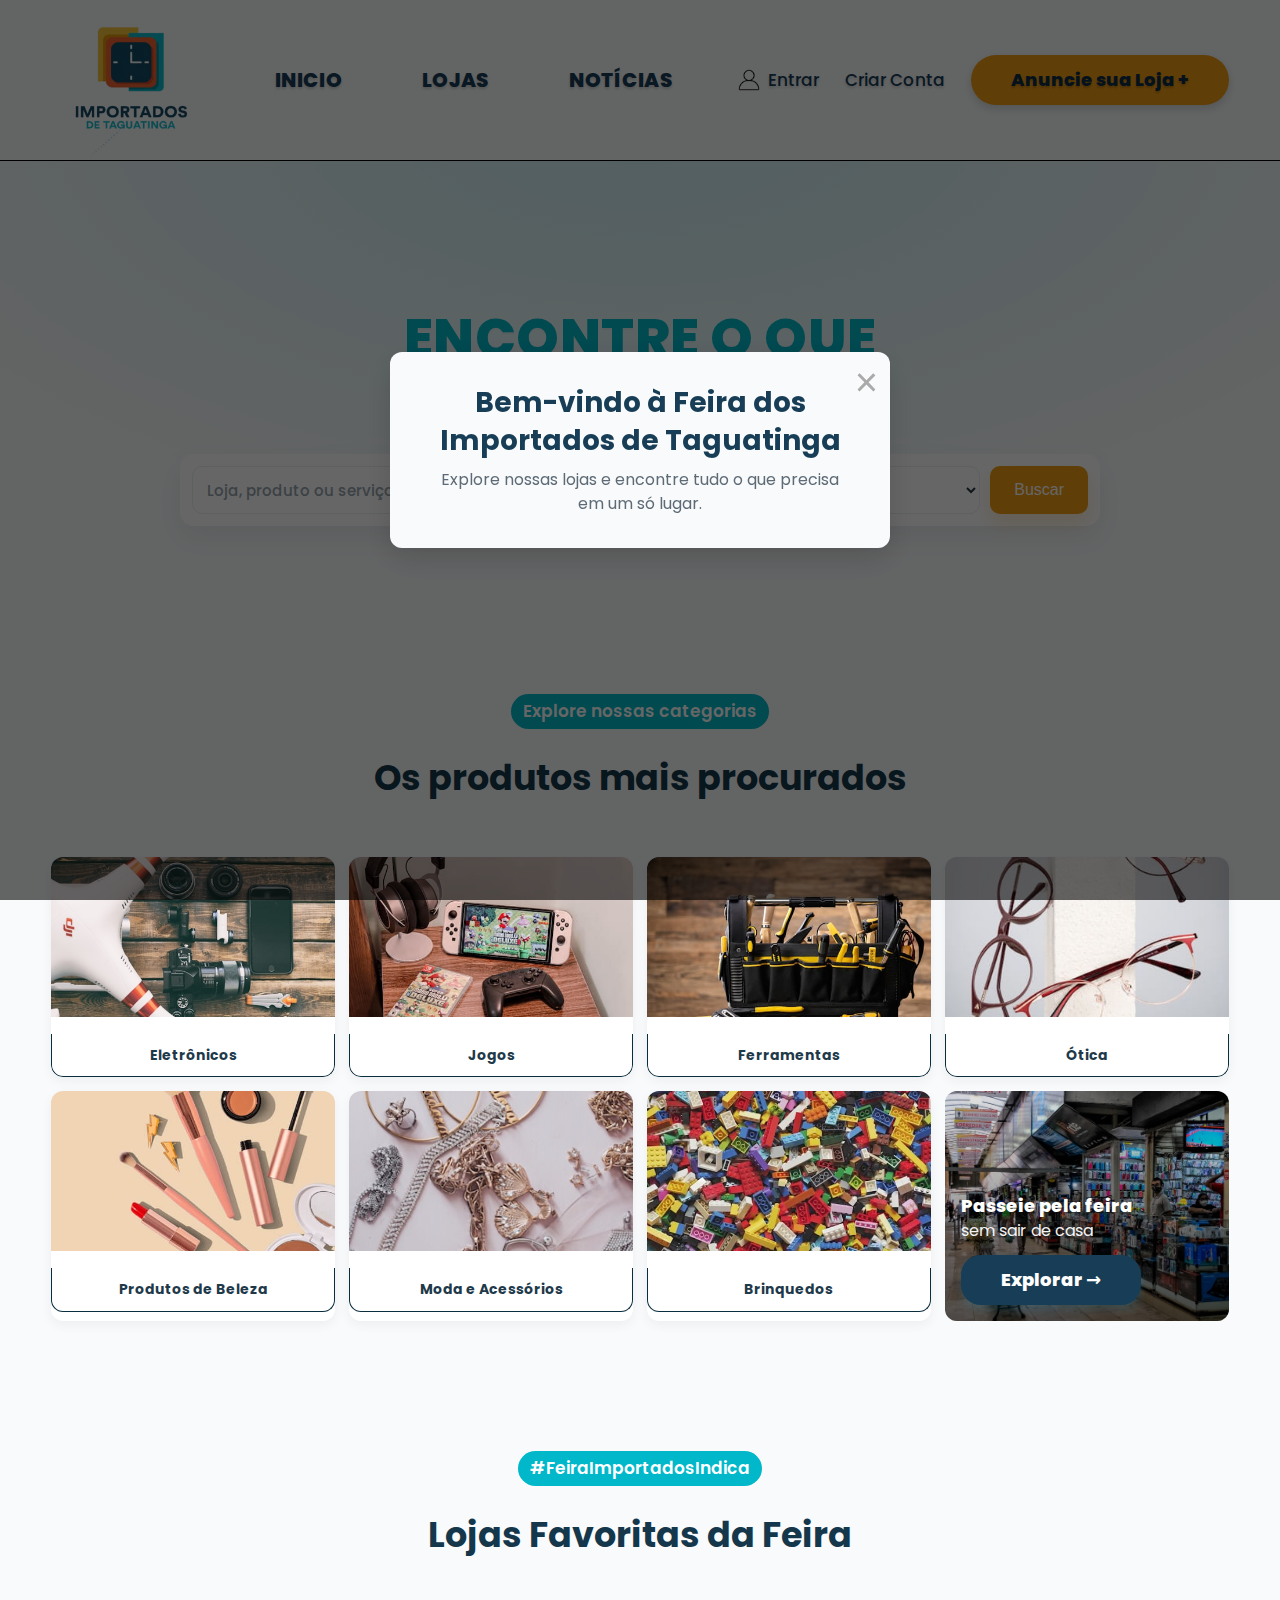
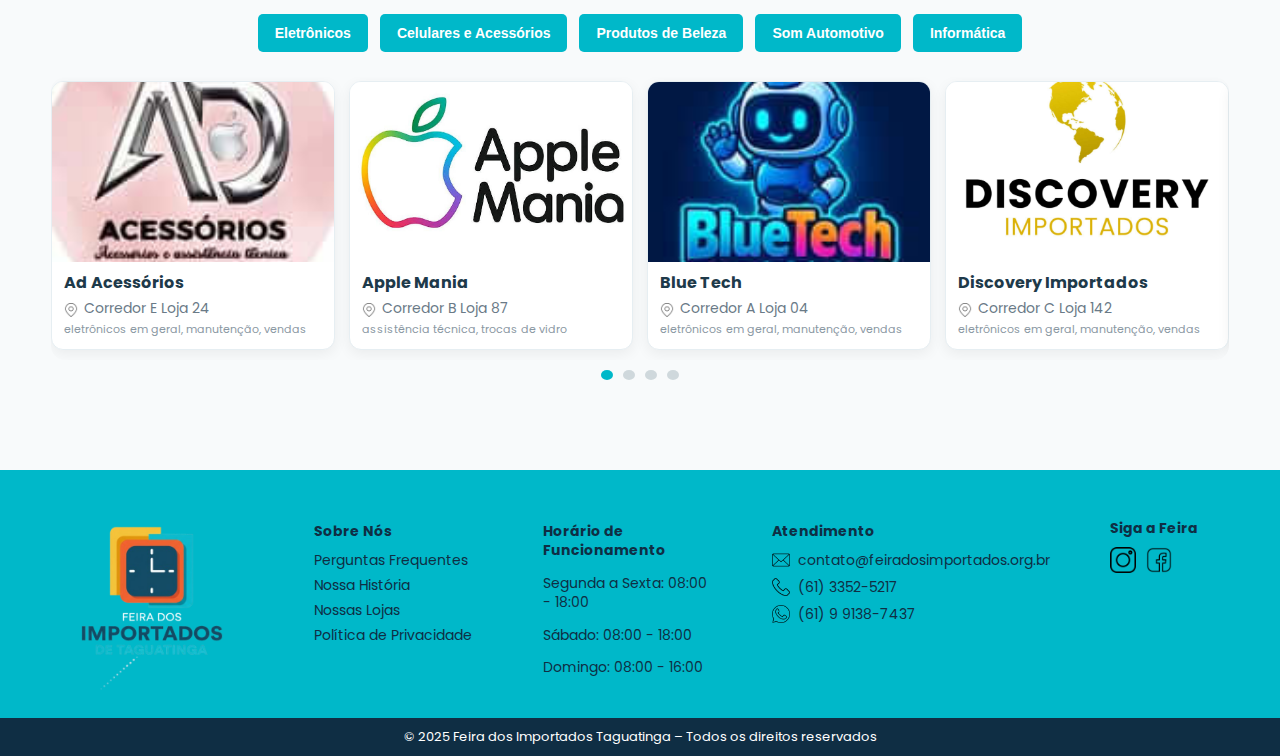
<file: index.html>
<!DOCTYPE html>
<html lang="pt-BR">
<head>
  <meta charset="UTF-8" />
  <meta name="viewport" content="width=device-width, initial-scale=1" />
  <title>Lojas</title>

  <link href="https://fonts.googleapis.com/css2?family=Poppins:wght@400;600;700;800&display=swap" rel="stylesheet">
  <link rel="stylesheet" href="css/styles.css" />
</head>
<body>

  <!--Importando arquivo js para dentro do html-->
<script src="js/script.js"></script>

<div class="welcome-overlay is-hidden" id="welcomeOverlay">
  <div class="welcome-modal">
    <button class="welcome-modal__close" id="closeWelcomeModal" aria-label="Fechar">&times;</button>
    
    <h2 class="welcome-modal__title">Bem-vindo à Feira dos Importados de Taguatinga</h2>
    <p class="welcome-modal__body">Explore nossas lojas e encontre tudo o que precisa em um só lugar.</p>
    
  </div>
</div>

<header class="navbar">
  <div class="container nav-grid">
    <!-- Logo -->
    <a href="#" class="logo">
      <img src="img/logo.png" alt="Importados de Taguatinga">
    </a>

    <!-- Menu central -->
    <nav class="menu" aria-label="principal">
      <a class="menu__link is-active" href="index.html">INICIO</a>
      <a class="menu__link" href="pagina_loja.html">LOJAS</a>
      <a class="menu__link" href="pagina_noticias.html">NOTÍCIAS</a>
    </nav>

    <!-- Ações (direita) -->
    <div class="actions">
      <a class="act" href="#"><span class="i-user" aria-hidden="true">
        <img src="img/icones_sites/perfil-de-usuario.png">
      </span>Entrar</a>
      <a class="act" href="#">Criar Conta</a>
      <a class="btn-pill" href="#">Anuncie sua Loja +</a>
    </div>
  </div>
  <div class="divider"></div>
</header>


<!-- Hero / Banner -->
<section class="hero">
  <div class="hero__overlay">
    <h2 class="hero__title">ENCONTRE O QUE</h2>
    <h3 class="hero__subtitle">VOCÊ PRECISA</h3>

    <form class="hero__search" action="#" method="get">
      <div class="hero__field">
        <input type="text" name="q" placeholder="Loja, produto ou serviço." aria-label="Buscar por loja, produto ou serviço">
      </div>

      <div class="hero__field">
        <select name="tipo" aria-label="Selecionar tipo de loja">
          <option selected>Busca por qual tipo de loja?</option>
          <option>Eletrônicos</option>
          <option>Roupas</option>
          <option>Alimentos</option>
        </select>
      </div>

      <button class="hero__btn" type="submit">Buscar</button>
    </form>
  </div>
</section>


  <!-- CATEGORIAS EM DESTAQUE -->
  <section class="cats">
    <div class="container">
      <div class="cats__tag">Explore nossas categorias</div>
      <h2 class="cats__title">Os produtos mais procurados</h2>

      <div class="cats__grid">
        <!-- Card 1 -->
        <article class="cat-card">
          <img src="img/img_do_catalago_pagina_inicial/eletronicos.jpg" alt="Eletrônicos">
          <h3>Eletrônicos</h3>
        </article>

        <!-- Card 2 -->
        <article class="cat-card">
          <img src="img/img_do_catalago_pagina_inicial/Jogos.jpg" alt="Jogos">
          <h3>Jogos</h3>
        </article>

        <!-- Card 3 -->
        <article class="cat-card">
          <img src="img/img_do_catalago_pagina_inicial/ferramentas.jpg" alt="Ferramentas">
          <h3>Ferramentas</h3>
        </article>

        <!-- Card 4 -->
        <article class="cat-card">
          <img src="img/img_do_catalago_pagina_inicial/oculos.jpg" alt="Ótica">
          <h3>Ótica</h3>
        </article>

        <!-- Card 5 -->
        <article class="cat-card">
          <img src="img/img_do_catalago_pagina_inicial/produto_de_beleza.jpg" alt="Produtos de Beleza">
          <h3>Produtos de Beleza</h3>
        </article>

        <!-- Card 6 -->
        <article class="cat-card">
          <img src="img/img_do_catalago_pagina_inicial/moda_e_acessorios.jpg" alt="Moda e Acessórios">
          <h3>Moda e Acessórios</h3>
        </article>

        <!-- Card 7 -->
        <article class="cat-card">
          <img src="img/img_do_catalago_pagina_inicial/brinquedos.jpg" alt="Brinquedos">
          <h3>Brinquedos</h3>
        </article>

        <!--  Promocional -->
        <article class="promo-card" style="background-image:url('img/img_do_catalago_pagina_inicial/foto_da_Feira.jpg');">
          <div class="promo-card__body">
            <p class="promo-card__kicker">Passeie pela feira</p>
            <p class="promo-card__sub">sem sair de casa</p>
            <a class="botao" href="pagina_loja.html">Explorar →</a>
          </div>
        </article>
      </div>
    </div>
  </section>
  

 <section class="cats">
  <div class="container">
    <div class="cats__tag">#FeiraImportadosIndica</div>
    <h2 class="cats__title">Lojas Favoritas da Feira</h2>
  </div>


    <!-- CONTROLES -->
    <div class="fav-controls container">
        <button class="pill">Eletrônicos</button>
        <button class="pill">Celulares e Acessórios</button>
        <button class="pill">Produtos de Beleza</button>
        <button class="pill">Som Automotivo</button>
        <button class="pill">Informática</button>
    </div>

    <!-- CARROSSEL -->
    <section class="fav-slider container">
    <div class="slider-viewport">
        <div class="slider-track" id="favTrack">
        <!-- PÁGINA 1 -->
        <div class="slider-page">
            <div class="cards-row">
            <!-- CARD 1 -->
            <article class="shop-card">
                <a href="#" class="thumb"><img src="img/img_da_loja_para_catalago/ad_acessorios.jpg" alt=""></a>
                <div class="shop-card__body">
                <a href="#" class="shop-card__title">Ad Acessórios</a>
                <p class="shop-card__meta"><img class="icon-loc" src="img/icones_sites/marker.png" alt=""> Corredor E Loja 24</p>
                <p class="shop-card__tags">eletrônicos em geral, manutenção, vendas</p>
                </div>
            </article>

            <!-- CARD 2 -->
            <article class="shop-card">
                <a href="#" class="thumb"><img src="img/img_da_loja_para_catalago/apple_mania.jpg" alt=""></a>
                <div class="shop-card__body">
                <a href="#" class="shop-card__title">Apple Mania</a>
                <p class="shop-card__meta"><img class="icon-loc" src="img/icones_sites/marker.png" alt=""> Corredor B Loja 87</p>
                <p class="shop-card__tags">assistência técnica, trocas de vidro</p>
                </div>
            </article>

            <!-- CARD 3 -->
            <article class="shop-card">
                <a href="#" class="thumb"><img src="img/img_da_loja_para_catalago/blue tech.jpg" alt=""></a>
                <div class="shop-card__body">
                <a href="#" class="shop-card__title">Blue Tech</a>
                <p class="shop-card__meta"><img class="icon-loc" src="img/icones_sites/marker.png" alt=""> Corredor A Loja 04</p>
                <p class="shop-card__tags">eletrônicos em geral, manutenção, vendas</p>
                </div>
            </article>

            <!-- CARD 4 -->
            <article class="shop-card">
                <a href="#" class="thumb"><img src="img/img_da_loja_para_catalago/discovery importados.jpg" alt=""></a>
                <div class="shop-card__body">
                <a href="#" class="shop-card__title">Discovery Importados</a>
                <p class="shop-card__meta"><img class="icon-loc" src="img/icones_sites/marker.png" alt=""> Corredor C Loja 142</p>
                <p class="shop-card__tags">eletrônicos em geral, manutenção, vendas</p>
                </div>
            </article>
            </div>
        </div>

        <!-- PÁGINA 2 -->
        <div class="slider-page">
            <div class="cards-row">
            <article class="shop-card">
                <a href="#" class="thumb"><img src="img/img_da_loja_para_catalago/fang_imagem.jpg" alt=""></a>
                <div class="shop-card__body">
                <a href="#" class="shop-card__title">Fang Peças</a>
                <p class="shop-card__meta"><img class="icon-loc" src="img/icones_sites/marker.png" alt=""> Corredor A Loja 46</p>
                <p class="shop-card__tags">ferramentas, jogo de peças, ferro solda</p>
                </div>
            </article>

            <article class="shop-card">
                <a href="#" class="thumb"><img src="img/img_da_loja_para_catalago/WhatsApp-Image-2024-09-10-at-10.33.00.jpeg" alt=""></a>
                <div class="shop-card__body">
                <a href="#" class="shop-card__title">RM Acessórios</a>
                <p class="shop-card__meta"><img class="icon-loc" src="img/icones_sites/marker.png" alt=""> Corredor C Loja 118</p>
                <p class="shop-card__tags">ferramentas, fontes, parafusadeiras</p>
                </div>
            </article>

            <article class="shop-card">
                <a href="#" class="thumb"><img src="img/img_da_loja_para_catalago/alf variedades e gravacoes.jpg" alt=""></a>
                <div class="shop-card__body">
                <a href="#" class="shop-card__title">ALF Variedades</a>
                <p class="shop-card__meta"><img class="icon-loc" src="img/icones_sites/marker.png" alt=""> Corredor B Loja 40</p>
                <p class="shop-card__tags">eletrônicos, manutenção, solda</p>
                </div>
            </article>

            <article class="shop-card">
                <a href="#" class="thumb"><img src="img/img_da_loja_para_catalago/ALX ESPORTES.jpg" alt=""></a>
                <div class="shop-card__body">
                <a href="#" class="shop-card__title">ALX Esportes</a>
                <p class="shop-card__meta"><img class="icon-loc" src="img/icones_sites/marker.png" alt=""> Corredor D Loja 22</p>
                <p class="shop-card__tags">esportes, blusas, equipamentos</p>
                </div>
            </article>
            </div>
        </div>
  
        </div>
    </div>

        <!-- BOLINHAS -->
        <div class="slider-dots" id="favDots">
            <button class="dot is-active" data-i="0" aria-label="Página 1"></button>
            <button class="dot" data-i="1" aria-label="Página 2"></button>
            <button class="dot" data-i="1" aria-label="Página 3"></button>
            <button class="dot" data-i="1" aria-label="Página 4"></button>
        </div>
    </section>
</section>


<footer class="footer">
  <div class="container footer-grid">

    <!-- Logo -->
    <div class="footer__logo">
      <img src="img/logo.png" alt="Feira dos Importados de Taguatinga">
    </div>

    <!-- Sobre Nós -->
    <div class="footer__col">
      <h4>Sobre Nós</h4>
      <ul>
        <li><a href="#">Perguntas Frequentes</a></li>
        <li><a href="#">Nossa História</a></li>
        <li><a href="#">Nossas Lojas</a></li>
        <li><a href="#">Política de Privacidade</a></li>
      </ul>
    </div>

    <!-- Horário -->
    <div class="footer__col ">
      <h4>Horário de Funcionamento</h4>
      <p>Segunda a Sexta: 08:00 - 18:00</p>
      <p>Sábado: 08:00 - 18:00</p>
      <p>Domingo: 08:00 - 16:00</p>
    </div>

    <!-- Atendimento -->
    <div class="footer__col">
      <h4>Atendimento</h4>
      <div class="footer__contact">
        <div class="contact-item">
          <img src="img/icons_do_rodape/o-email.png" alt="ícone email">
          <a href="contato@feiradosimportados.org.br">contato@feiradosimportados.org.br</a>
        </div>
        <div class="contact-item">
          <img src="img/icons_do_rodape/telefone (1).png" alt="ícone telefone">
          <span>(61) 3352-5217</span>
        </div>
        <div class="contact-item">
          <img src="img/icons_do_rodape/whatsapp.png" alt="ícone whatsapp">
          <span>(61) 9 9138-7437</span>
        </div>
      </div>
    </div>

    <!-- Redes sociais -->
    <div class="footer__social">
      <h4>Siga a Feira</h4>
      <div class="social-icons">
        <a href="#"><img src="img/icons_do_rodape/instagram.png" alt="Instagram"></a>
        <a href="#"><img src="img/icons_do_rodape/social-media.png" alt="Facebook"></a>
      </div>
    </div>

  </div>

  <div class="footer__bottom">
    © 2025 Feira dos Importados Taguatinga – Todos os direitos reservados
  </div>
</footer>



</body>
</html>
</file>
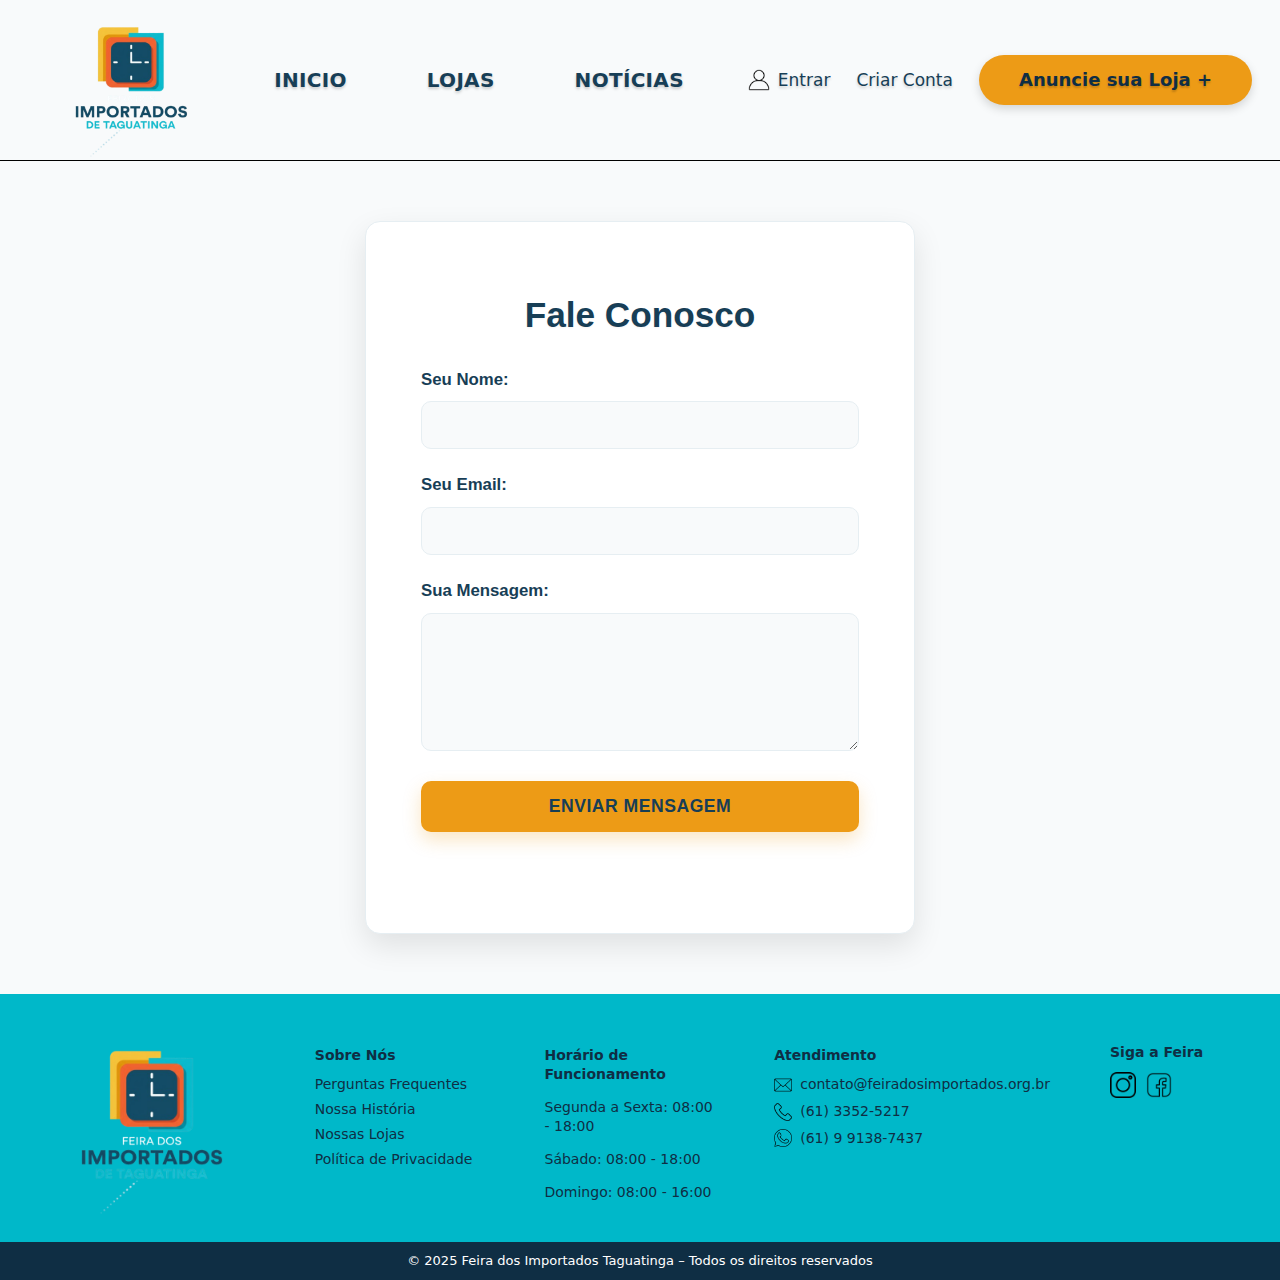
<file: formulario.html>
<!DOCTYPE html>
<html lang="en">

<head>
    <meta charset="UTF-8">
    <meta name="viewport" content="width=device-width, initial-scale=1.0">
    <link rel="stylesheet" href="css/styles.css">
    <link rel="stylesheet" href="css/formulario.css">
    
    <title> Formulario </title>
</head>

<body>

    <div id="header-container"></div>

    <form id="contact-form" action="https://formspree.io/f/xnnwaazp" method="POST">
        <h2>Fale Conosco</h2> <div class="form-group">
            <label for="name">Seu Nome:</label>
            <input type="text" id="name" name="name" required>
        </div>

        <div class="form-group">
            <label for="email">Seu Email:</label>
            <input type="email" id="email" name="email" required>
        </div>

        <div class="form-group">
            <label for="message">Sua Mensagem:</label>
            <textarea id="message" name="message" rows="6" required></textarea>
        </div>

        <div class="form-group">
            <button type="submit" class="btn-enviar">Enviar Mensagem</button>
        </div>

        <p id="form-status"></p>
    </form>

    <div id="footer-container"></div>

    <script src="js/componentes.js"></script>

</body>
</html>
</file>
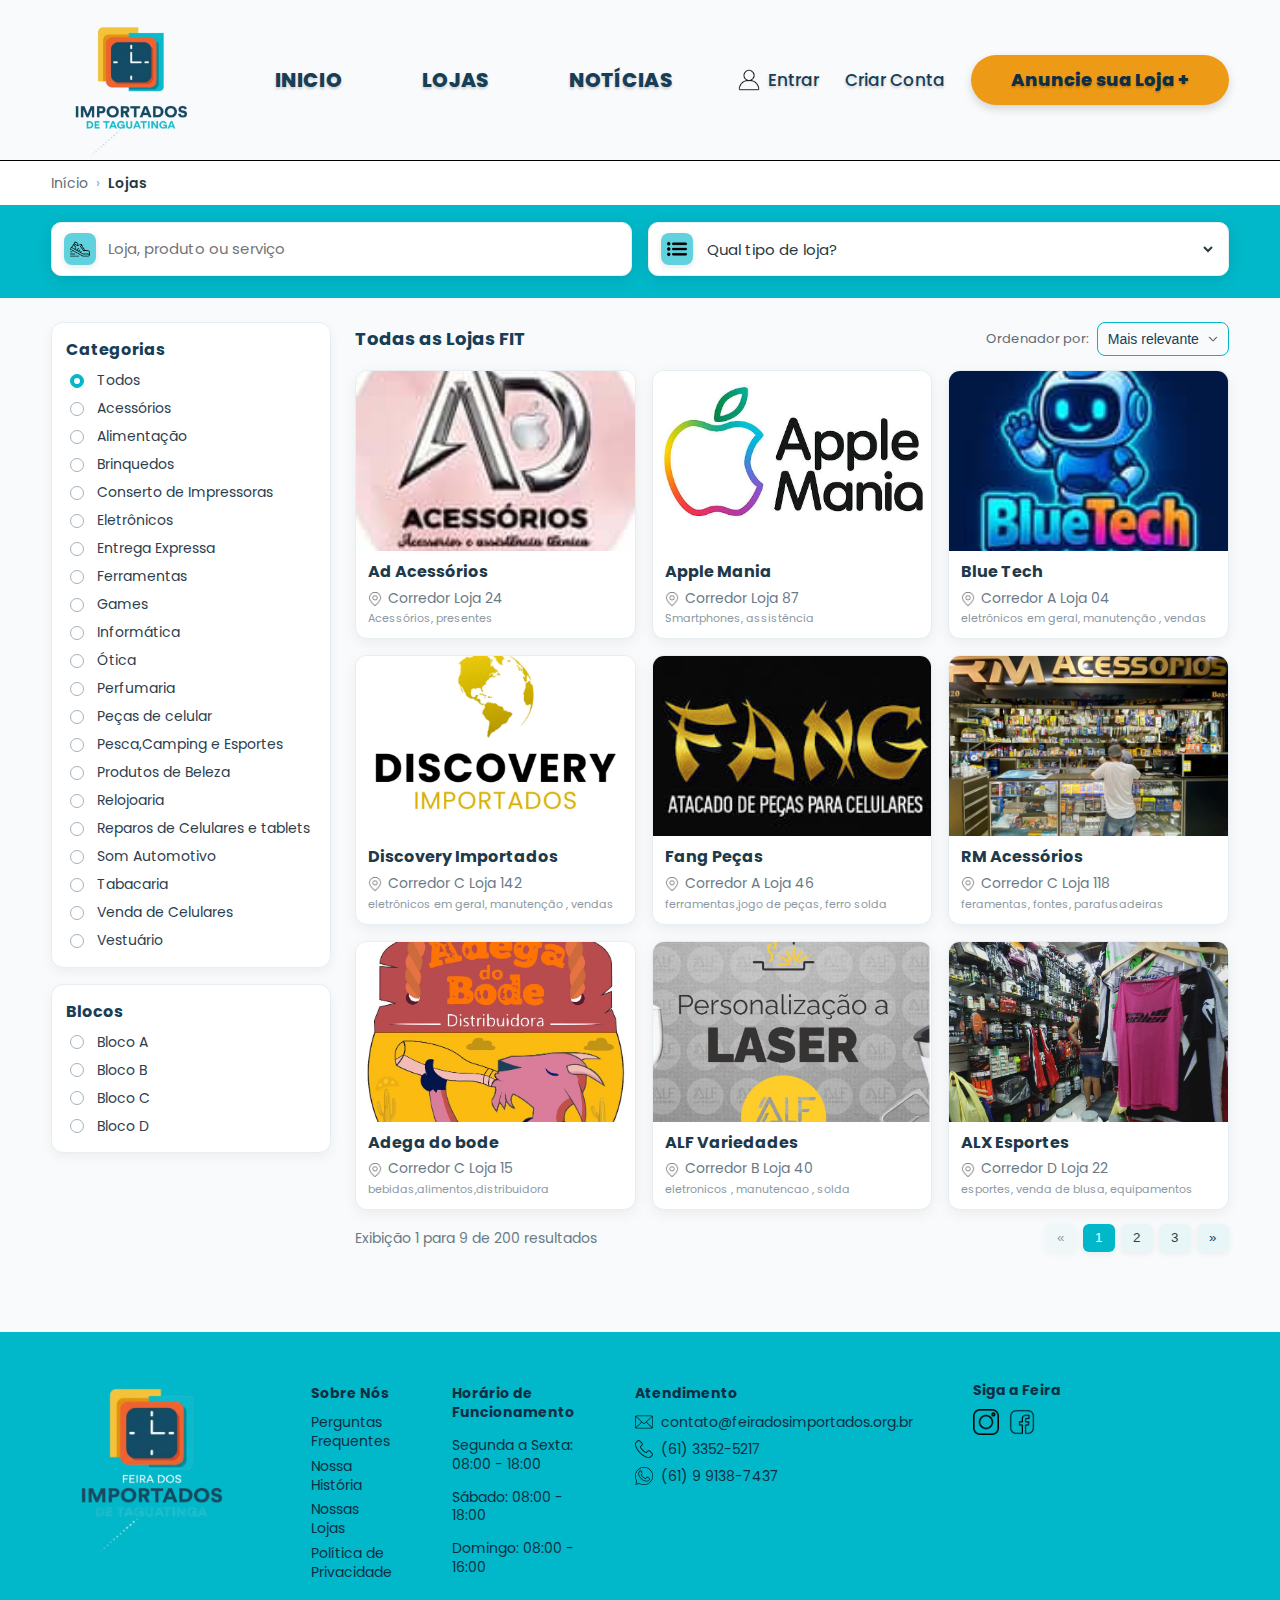
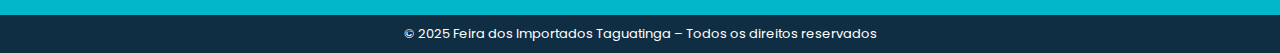
<file: pagina_loja.html>
<!DOCTYPE html>
<html lang="pt-BR">

<head>
  <meta charset="UTF-8">
  <meta name="viewport" content="width=device-width, initial-scale=1.0">
  <meta name="description"
    content="Site da Feira dos Importados de Taguatinga, com lojas, notícias e informações atualizadas.">
  <meta name="keywords" content="feira dos importados, taguatinga, lojas, compras, eletrônicos, notícias">
  <meta name="author" content="Ana Clara Lélis e Diego Marcelo de Sousa">

  <title>Feira dos Importados de Taguatinga | Lojas</title>

  <link href="https://fonts.googleapis.com/css2?family=Poppins:wght@400;600;700;800&display=swap" rel="stylesheet">
  <link rel="icon" href="img/favicon.png" type="image/png">
  <link rel="stylesheet" href="css/styles.min.css" />

</head>

<body>

  <div id="header-container"></div>


  <!-- Faixa -->
  <section class="breadcrumb" aria-label="breadcrumb">
    <div class="container">
      <a href="#">Início</a>
      <span class="sep">›</span>
      <span class="current">Lojas</span>
    </div>
  </section>

  <!-- FAIXA AZUL + BUSCA -->
  <section class="searchband">
    <div class="container search-row ">
      <!-- Campo 1: texto -->
      <label class="input" for="q">
        <img class="input__icon" src="img/icones_sites/running.png" alt="" aria-hidden="true">
        <input id="q" type="search" placeholder="Loja, produto ou serviço" aria-label="Buscar loja, produto ou serviço">
      </label>

      <!-- Campo 2: selecao -->
      <label class="input" for="tipo">
        <img class="input__icon" src="img/icones_sites/options-lines.png" alt="" aria-hidden="true">
        <select id="tipo" aria-label="Filtrar por tipo de loja">
          <option selected>Qual tipo de loja?</option>
          <option>Eletrônicos</option>
          <option>Moda e Acessórios</option>
          <option>Ótica</option>
          <option>Casa e Decoração</option>
        </select>
      </label>
    </div>
  </section>

  <!-- CONTEÚDO + LISTA DE LOJAS -->
  <main class="page">
    <div class="container page-grid">

      <!-- --- LADO ESQUERDO  --- -->
      <aside class="sidebar">
        <!-- Categorias -->
        <section class="panel">
          <h3 class="panel__title">Categorias</h3>
          <ul class="checklist">
            <li><label><input type="checkbox" checked> <span>Todos</span></label></li>
            <li><label><input type="checkbox"> <span>Acessórios</span></label></li>
            <li><label><input type="checkbox"> <span>Alimentação</span></label></li>
            <li><label><input type="checkbox"> <span>Brinquedos</span></label></li>
            <li><label><input type="checkbox"> <span>Conserto de Impressoras</span></label></li>
            <li><label><input type="checkbox"> <span>Eletrônicos</span></label></li>
            <li><label><input type="checkbox"> <span>Entrega Expressa</span></label></li>
            <li><label><input type="checkbox"> <span>Ferramentas</span></label></li>
            <li><label><input type="checkbox"> <span>Games</span></label></li>
            <li><label><input type="checkbox"> <span>Informática</span></label></li>
            <li><label><input type="checkbox"> <span>Ótica</span></label></li>
            <li><label><input type="checkbox"> <span>Perfumaria</span></label></li>
            <li><label><input type="checkbox"> <span>Peças de celular</span></label></li>
            <li><label><input type="checkbox"> <span>Pesca,Camping e Esportes</span></label></li>
            <li><label><input type="checkbox"> <span>Produtos de Beleza</span></label></li>
            <li><label><input type="checkbox"> <span>Relojoaria</span></label></li>
            <li><label><input type="checkbox"> <span>Reparos de Celulares e tablets</span></label></li>
            <li><label><input type="checkbox"> <span>Som Automotivo</span></label></li>
            <li><label><input type="checkbox"> <span>Tabacaria</span></label></li>
            <li><label><input type="checkbox"> <span>Venda de Celulares </span></label></li>
            <li><label><input type="checkbox"> <span>Vestuário</span></label></li>
          </ul>
        </section>

        <!-- Blocos -->
        <section class="panel">
          <h3 class="panel__title">Blocos</h3>
          <ul class="checklist">
            <li><label><input type="checkbox"> <span>Bloco A</span></label></li>
            <li><label><input type="checkbox"> <span>Bloco B</span></label></li>
            <li><label><input type="checkbox"> <span>Bloco C</span></label></li>
            <li><label><input type="checkbox"> <span>Bloco D</span></label></li>
          </ul>
        </section>
      </aside>

      <!-- --- LADO DIREITO  --- -->
      <section class="listing">

        <!-- Cabeçalho da listagem -->
        <div class="listing__header">
          <h1 class="listing__title">Todas as Lojas FIT</h2>

            <div class="sort">
              <span class="sort__label">Ordenador por:</span>
              <div class="select-wrap">
                <select>
                  <option>Mais relevante</option>
                  <option>Nome (A–Z)</option>
                  <option>Corredor</option>
                </select>
                <img class="select-caret" src="img/icones_sites/seta-para-baixo.png" alt="seta para baixo"
                  aria-hidden="true">
              </div>
            </div>
        </div>

        <!-- Grade de cards -->
        <div class="cards">
          <!-- Card 1 -->
          <article class="shop-card">
            <a href="#" class="thumb">
              <img src="img/img_da_loja_para_catalago/ad_acessorios.jpg" alt="Logo da loja ad_acessorios"
                loading="lazy">
            </a>
            <div class="shop-card__body">
              <a href="#" class="shop-card__title">Ad Acessórios</a>
              <p class="shop-card__meta">
                <img src="img/icones_sites/marker.png" alt="Ícone de localização" class="icon-loc">
                Corredor Loja 24
              </p>
              <p class="shop-card__tags">Acessórios, presentes</p>
            </div>
          </article>

          <!-- Card 2 -->
          <article class="shop-card">
            <a href="#" class="thumb">
              <img src="img/img_da_loja_para_catalago/apple_mania.jpg" alt="Logo da loja apple_mania" loading="lazy">
            </a>
            <div class="shop-card__body">
              <a href="#" class="shop-card__title">Apple Mania</a>
              <p class="shop-card__meta">
                <img src="img/icones_sites/marker.png" alt="Ícone de localização" class="icon-loc">
                Corredor Loja 87
              </p>
              <p class="shop-card__tags">Smartphones, assistência</p>
            </div>
          </article>

          <!-- Card 3 -->
          <article class="shop-card">
            <a href="#" class="thumb">
              <img src="img/img_da_loja_para_catalago/blue tech.jpg" alt="blue_tech logo da loja" loading="lazy">
            </a>
            <div class="shop-card__body">
              <a href="#" class="shop-card__title">Blue Tech</a>
              <p class="shop-card__meta">
                <img src="img/icones_sites/marker.png" alt="Ícone de localização" class="icon-loc">
                Corredor A Loja 04
              </p>
              <p class="shop-card__tags">eletrônicos em geral, manutenção , vendas</p>
            </div>
          </article>

          <!-- Card 4 -->
          <article class="shop-card">
            <a href="#" class="thumb">
              <img src="img/img_da_loja_para_catalago/discovery importados.jpg" alt="logo da loja discovery"
                loading="lazy">
            </a>
            <div class="shop-card__body">
              <a href="#" class="shop-card__title">Discovery Importados </a>
              <p class="shop-card__meta">
                <img src="img/icones_sites/marker.png" alt="Ícone de localização" class="icon-loc">
                Corredor C Loja 142
              </p>
              <p class="shop-card__tags">eletrônicos em geral, manutenção , vendas</p>
            </div>
          </article>

          <!-- Card 5 -->
          <article class="shop-card">
            <a href="#" class="thumb">
              <img src="img/img_da_loja_para_catalago/fang_imagem.jpg" alt="logo da loja fang peças" loading="lazy">
            </a>
            <div class="shop-card__body">
              <a href="#" class="shop-card__title">Fang Peças</a>
              <p class="shop-card__meta">
                <img src="img/icones_sites/marker.png" alt="Ícone de localização" class="icon-loc">
                Corredor A Loja 46
              </p>
              <p class="shop-card__tags">ferramentas,jogo de peças, ferro solda </p>
            </div>
          </article>

          <!-- Card 6 -->
          <article class="shop-card">
            <a href="#" class="thumb">
              <img src="img/img_da_loja_para_catalago/WhatsApp-Image-2024-09-10-at-10.33.00.jpeg"
                alt="Logo da loja rm acessorios" loading="lazy">
            </a>
            <div class="shop-card__body">
              <a href="#" class="shop-card__title">RM Acessórios</a>
              <p class="shop-card__meta">
                <img src="img/icones_sites/marker.png" alt="Ícone de localização" class="icon-loc">
                Corredor C Loja 118
              </p>
              <p class="shop-card__tags">feramentas, fontes, parafusadeiras</p>
            </div>
          </article>

          <!-- Card 7 -->
          <article class="shop-card">
            <a href="#" class="thumb">
              <img src="img/img_da_loja_para_catalago/adega do bode.jpg" alt="logo da loja adega do bode"
                loading="lazy">
            </a>
            <div class="shop-card__body">
              <a href="#" class="shop-card__title">Adega do bode</a>
              <p class="shop-card__meta">
                <img src="img/icones_sites/marker.png" alt="Ícone de localização" class="icon-loc">
                Corredor C Loja 15
              </p>
              <p class="shop-card__tags">bebidas,alimentos,distribuidora</p>
            </div>
          </article>

          <!-- Card 8 -->
          <article class="shop-card">
            <a href="#" class="thumb">
              <img src="img/img_da_loja_para_catalago/alf variedades e gravacoes.jpg"
                alt="logo da loja  alf variedades e gravacoes" loading="lazy">
            </a>
            <div class="shop-card__body">
              <a href="#" class="shop-card__title">ALF Variedades</a>
              <p class="shop-card__meta">
                <img src="img/icones_sites/marker.png" alt="Ícone de localização" class="icon-loc">
                Corredor B Loja 40
              </p>
              <p class="shop-card__tags">eletronicos , manutencao , solda</p>
            </div>
          </article>

          <!-- Card 9 -->
          <article class="shop-card">
            <a href="#" class="thumb">
              <img src="img/img_da_loja_para_catalago/ALX ESPORTES.jpg" alt="logo da loja alx esportes" loading="lazy">
            </a>
            <div class="shop-card__body">
              <a href="#" class="shop-card__title">ALX Esportes</a>
              <p class="shop-card__meta">
                <img src="img/icones_sites/marker.png" alt="Ícone de localização" class="icon-loc">
                Corredor D Loja 22
              </p>
              <p class="shop-card__tags">esportes, venda de blusa, equipamentos</p>
            </div>
          </article>
        </div>

        <!-- Rodapé da listagem -->
        <div class="listing__footer">
          <p class="results">Exibição 1 para 9 de 200 resultados</p>
          <nav class="pager" aria-label="Paginação">
            <button class="pg" disabled>«</button>
            <button class="pg is-active">1</button>
            <button class="pg">2</button>
            <button class="pg">3</button>
            <button class="pg">»</button>
          </nav>
        </div>

      </section>
    </div>
  </main>

  <!-- Botão Voltar ao topo -->
  <button id="back-to-top" class="back-to-top" aria-label="Voltar ao topo">
    ↑
  </button>

  <div id="footer-container"></div>

  <!--Importando arquivo js para dentro do html-->
  <script src="js/componentes.js"></script>
  <script src="js/script.min.js"></script>

</body>

</html>
</file>
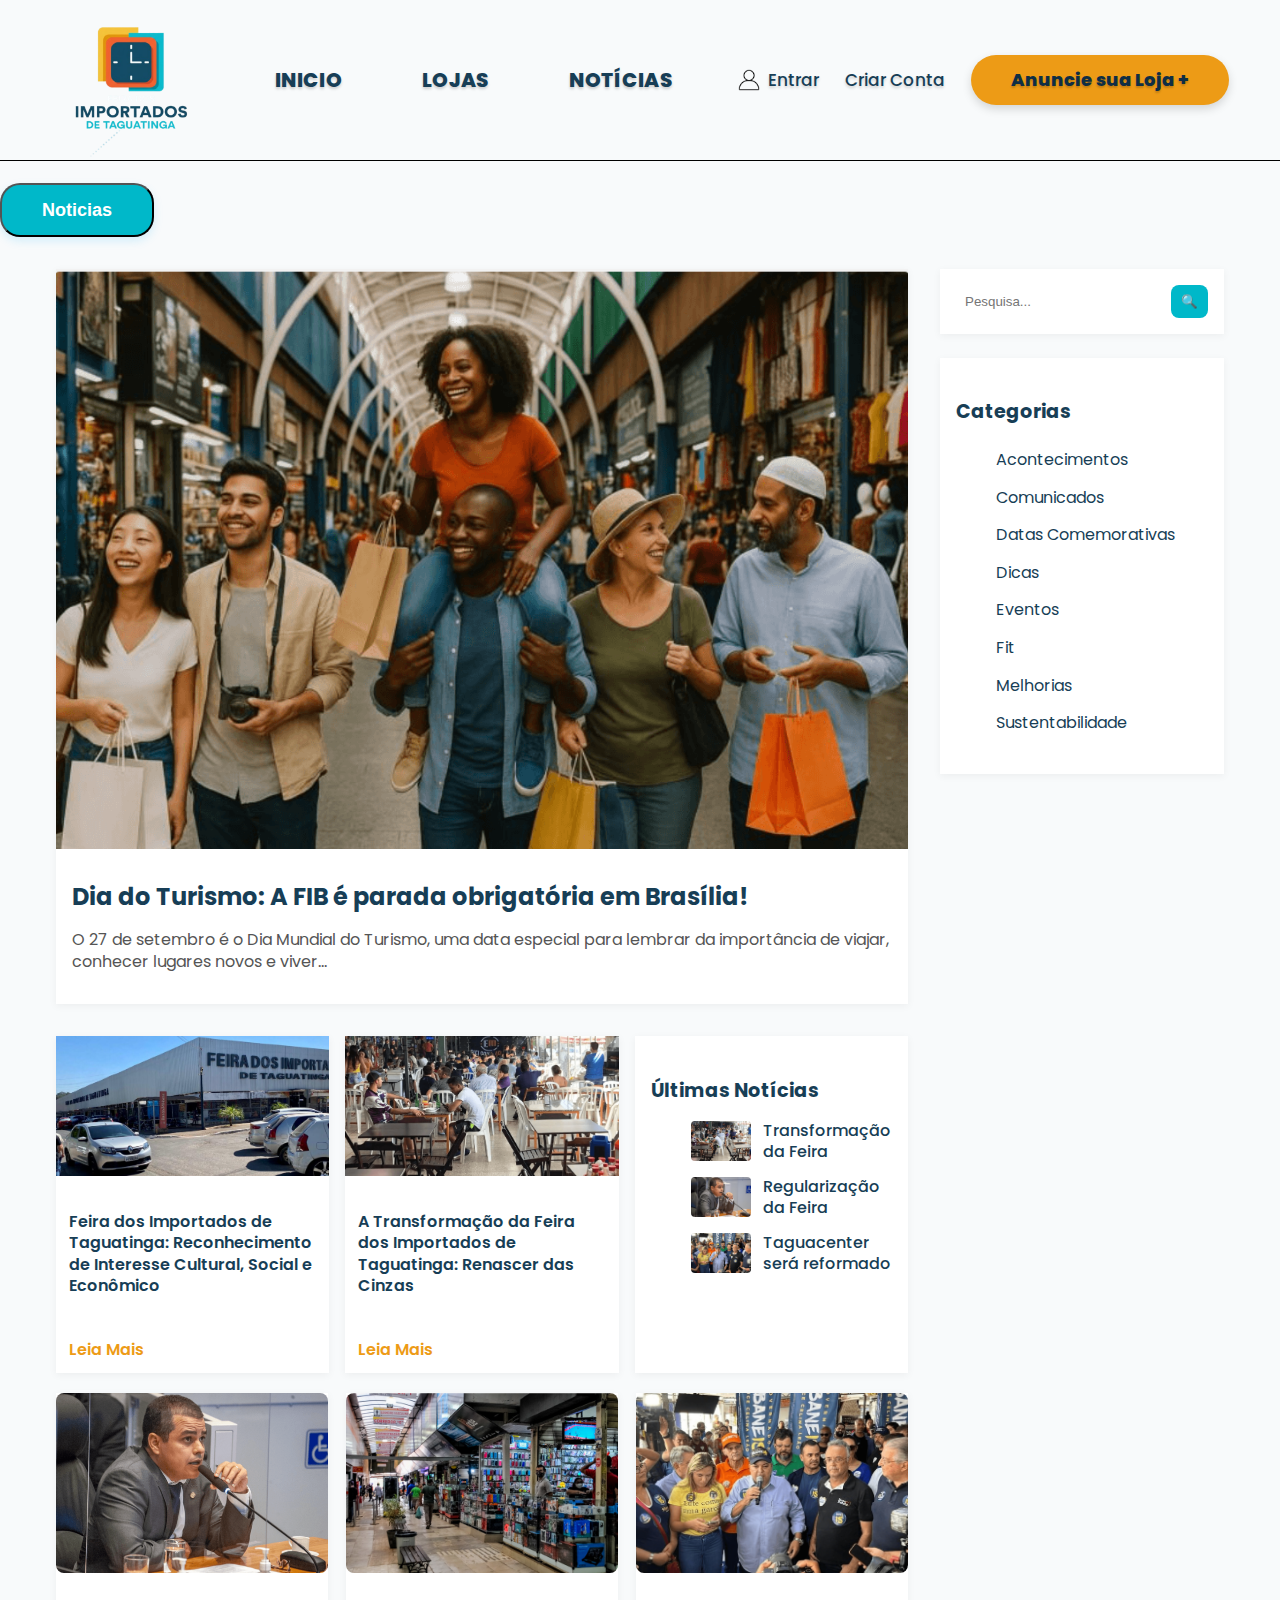
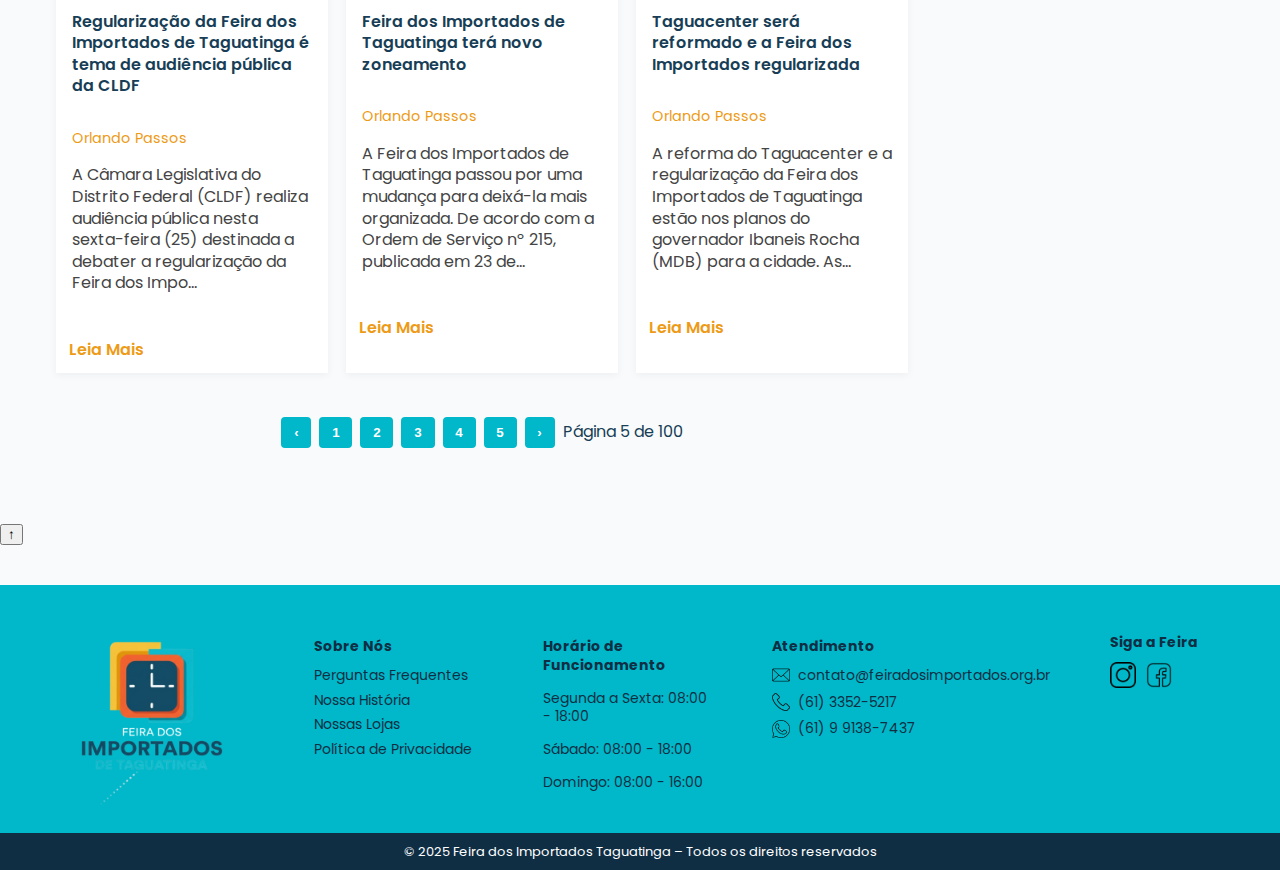
<file: pagina_noticias.html>
<!DOCTYPE html>
<html lang="pt-BR">

<head>
  <meta charset="UTF-8">
  <meta name="viewport" content="width=device-width, initial-scale=1.0">
  <title>FIT</title>
  <link href="https://fonts.googleapis.com/css2?family=Poppins:wght@400;600;700;800&display=swap" rel="stylesheet">
  <link rel="stylesheet" href="css/styles.css" />
</head>

<body>
 <div id="header-container"></div>
  <br>
  <button class="button">
    <a class="Noticias" href="#">Noticias</a>
  </button>

  <main class="main-grid">
    <!-- Conteúdo principal (coluna esquerda) -->
    <section class="content">
      <article class="hero-article card">
        <img src="img/img noticias/img_diadoturismo.png" alt="Dia do Turismo" class="hero-img">
        <div class="hero-body">
          <h1 class="hero-title">Dia do Turismo: A FIB é parada obrigatória em Brasília!</h1>
          <p class="hero-excerpt">O 27 de setembro é o Dia Mundial do Turismo, uma data especial para lembrar da
            importância de viajar, conhecer lugares novos e viver...</p>
        </div>
      </article>


      <div class="grid-3-cols">
        <article class="small-card card">
          <img src="img/img noticias/img_card1.png" alt="Feira dos Importados" class="small-img" loading="lazy">
          <h3 class="small-title">Feira dos Importados de Taguatinga: Reconhecimento de Interesse Cultural, Social e
            Econômico</h3>
          <a class="read-more" href="#">Leia Mais</a>
        </article>


        <article class="small-card card">
          <img src="img/img noticias/img_card2.png" alt="Transformação da Feira" class="small-img" loading="lazy">
          <h3 class="small-title">A Transformação da Feira dos Importados de Taguatinga: Renascer das Cinzas</h3>
          <a class="read-more" href="#">Leia Mais</a>
        </article>

        <aside class="latest-news card">
          <h4>Últimas Notícias</h4>
          <ul class="latest-list">
            <li>
              <img src="img/img noticias/img_card2.png" alt="thumb" loading="lazy" />
              <a href="#">Transformação da Feira</a>
            </li>
            <li>
              <img src="img/img noticias/img_card3.png" alt="thumb" loading="lazy" />
              <a href="#">Regularização da Feira</a>
            </li>
            <li>
              <img src="img/img noticias/img_card5.png" alt="thumb" loading="lazy" />
              <a href="#">Taguacenter será reformado</a>
            </li>
          </ul>
        </aside>
      </div>

      <section class="cards-list">
        <article class="news-card card">
          <img src="img/img noticias/img_card3.png" alt="Regularização da Feira dos Importados de Taguatinga"
            class="small-img" loading="lazy">
          <h3 class="small-title">Regularização da Feira dos Importados de Taguatinga é tema de audiência pública da
            CLDF</h3>
          <a class="meta" href="#">Orlando Passos</a>
          <p class="hero-textcard">A Câmara Legislativa do Distrito Federal (CLDF) realiza audiência pública nesta
            sexta-feira (25) destinada a debater a regularização da Feira dos Impo...</p>
          <a href="#" class="read-more">Leia Mais</a>
        </article>

        <article class="news-card card">
          <img src="img/img noticias/img_card4.png" alt="Feira dos Importados de Taguatinga terá novo zoneamento"
            class="small-img" loading="lazy">
          <h3 class="small-title">Feira dos Importados de Taguatinga terá novo zoneamento</h3>
          <a class="meta" href="#">Orlando Passos</a>
          <p class="hero-textcard">A Feira dos Importados de Taguatinga passou por uma mudança para deixá-la mais
            organizada. De acordo com a Ordem de Serviço nº 215, publicada em 23 de...</p>
          <a href="#" class="read-more">Leia Mais</a>
        </article>

        <article class="news-card card">
          <img src="img/img noticias/img_card5.png"
            alt="Taguacenter será reformado e a Feira dos Importados regularizada" class="small-img" loading="lazy">
          <h3 class="small-title">Taguacenter será reformado e a Feira dos Importados regularizada</h3>
          <a class="meta" href="#">Orlando Passos</a>
          <p class="hero-textcard">A reforma do Taguacenter e a regularização da Feira dos Importados de Taguatinga
            estão nos planos do governador Ibaneis Rocha (MDB) para a cidade. As...</p>
          <a href="#" class="read-more">Leia Mais</a>
        </article>
      </section>

      <nav class="pagination">
        <button aria-label="Página anterior" class="pagee-btn">‹</button>
        <button class="pagee">1</button>
        <button class="pagee">2</button>
        <button class="pagee">3</button>
        <button class="pagee">4</button>
        <button class="pagee">5</button>
        <button aria-label="Próxima página" class="pagee-btn">›</button>
        <p>Página 5 de 100</p>
      </nav>

    </section>

    <!-- Sidebar (coluna direita) -->
    <aside class="sidebar">
      <div class="search card">
        <input type="search" placeholder="Pesquisa..." aria-label="Buscar notícias">
        <button aria-label="Pesquisar">🔍</button>
      </div>

      <div class="categories card">
        <h4>Categorias</h4>
        <ul>
          <li>Acontecimentos</li>
          <li>Comunicados</li>
          <li>Datas Comemorativas</li>
          <li>Dicas</li>
          <li>Eventos</li>
          <li>Fit</li>
          <li>Melhorias</li>
          <li>Sustentabilidade</li>
        </ul>
      </div>

  </main>

   <!-- Botão Voltar ao topo -->
  <button id="back-to-top" class="back-to-top" aria-label="Voltar ao topo">
    ↑
  </button>

  <div id="footer-container"></div>

  <!--Importando arquivo js para dentro do html-->
  <script src="js/componentes.js"></script>
  <script src="js/script.js"></script>

</body>

</html>
</file>
<file: css/styles.css>
:root{
  --bg:#F8FAFB;
  --ink:#173E56;
  --ink-muted:#5e6b76;
  --accent:#ED9B16;
  --linha:#000000;
  --teal:#00B8C9;
  --field-bg:#ffffff;
  --borda-linha:#E6EEF2; 
}
/*-- COMENTÁRIOS IMPORTANTES PARA FÁCIL INTERPRETAÇÃO DO CÓDIGO --*/
/*--Base--*/
*{box-sizing:border-box}
body{
  margin:0;
  background:var(--bg);
  font:16px/1.35 "Poppins",system-ui,-apple-system,Segoe UI,Roboto,Arial,sans-serif;
  color:var(--ink);
}
a{text-decoration:none;color:inherit}
.container{width:min(1200px,92%);margin-inline:auto}




/* --Header-- */
.navbar{background:var(--bg)}
.divider{height:1px;background:var(--linha)}

.nav-grid{
  display:grid;
  grid-template-columns:auto 1fr auto; /* logo | menu | ações */
  align-items:center;
  column-gap:64px;
  height: 160px;            
}

/* Logo maior e estável */
.logo img{
  height: 159px;
  width: 159px;
  object-fit: contain;
  display: block;
}

/* Menu central */
.menu{
 display: flex;
  justify-content: center;
  align-items: center;
  gap: 80px;  /* distância entre INICIO | LOJAS | NOTÍCIAS */
}
.menu__link{
  font-weight: 800;
  letter-spacing: 0.3px;
  font-size: 20px; /* tamanho final do menu */
  text-shadow: 0 2px 3px rgba(0, 0, 0, 0.18);
  white-space: nowrap;
  transition: color 0.2s ease;
}


/* Ações à direita */
.actions {
  display: flex;
  align-items: center;
  gap: 26px; /* espaçamento entre “Entrar”, “Criar Conta”, Botão */
}
.act {
  color: var(--ink);
  font-size: 17px; /* equilibrado visualmente com o menu */
  white-space: nowrap;
  font-weight: 500;
  text-shadow: none;
  display: flex;
  align-items: center;
  gap: 8px;
  transition: color 0.2s ease;
}
.act:hover { color: #00B8C9; }

/* Ícone */
.i-user {
  width: 22px;
  height: 22px;
  display: flex;
  align-items: center;
  justify-content: center;
}
.i-user img,
.i-user svg {
  width: 100%;
  height: 100%;
  display: block;
  color: var(--ink);
}

/* ===== Botão Laranja (versão mais encorpada) ===== */
.btn-pill {
  background: var(--accent);
  color: #0f2e44;
  padding: 16px 40px;           /*  aumenta a altura e largura */
  border-radius: 36px;          /*  deixa mais arredondado */
  font-size: 18px;              /*  texto um pouco maior */
  font-weight: 800;             /*  texto mais “gordinho” */
  white-space: nowrap;
  line-height: 1;
  box-shadow: 0 4px 10px rgba(0, 0, 0, 0.15);
  transition: transform 0.2s ease, filter 0.2s ease;
}
.btn-pill:hover {
  transform: translateY(-1px);
  filter: brightness(1.05);
}


/*  Sombras de texto   */
.menu__link,
.act {
  text-shadow: 0 2px 3px rgba(0,0,0,0.18);
}

/* sombra MAIS LEVE só no texto do botão */
.btn-pill {
  text-shadow: 0 2px 2px rgba(0,0,0,0.18);
}

/* =========================
   Pagina de noticia
========================= */

.main-grid {
  display: grid;
  grid-template-columns: 3fr 1fr;
  max-width: 1200px;
  margin: 2rem auto;
  gap: 2rem;
  padding: 0 1rem;
}

.card {
  background: #fff;
  border-radius: var(--radius);
  box-shadow: 0 2px 8px rgba(0,0,0,0.05);
  overflow: hidden;
  transition: transform var(--transition);
}

.card:hover {
  transform: translateY(-4px);
}

/* =========================
   CONTEÚDO PRINCIPAL
========================= */
.hero-article img {
  width: 100%;
  display: block;
}

.hero-body {
  padding: 1rem;
}

.hero-title {
  font-size: 1.5rem;
  font-weight: 700;
  margin-bottom: .5rem;
}

.hero-excerpt {
  color: #555;
}

/* =========================
   CARDS MENORES E GRADE
========================= */
.grid-3-cols {
  display: grid;
  grid-template-columns: repeat(2, 1fr) 1fr;
  gap: 1rem;
  margin-top: 2rem;
}
.grid-3-cols .read-more{
  color: #ED9B16;
}

.small-card img {
  width: 100%;
  height: 140px;
  object-fit: cover;
}

.small-title {
  font-size: 1rem;
  font-weight: 600;
  padding: 0.8rem;
}

.read-more {
  display: inline-block;
  padding: 0.8rem;
  color: var(--primary);
  text-decoration: none;
  font-weight: 600;
  transition: var(--transition);
}

.read-more:hover {
  color: var(--primary-dark);
  text-decoration: underline;
}

/* =========================
   ÚLTIMAS NOTÍCIAS
========================= */
.latest-news {
  padding: 1rem;
}

.latest-news h4 {
  font-size: 1.2rem;
  margin-bottom: 1rem;
  font-weight: 700;
  color: var(--primary);
}

.latest-list {
  list-style: none;
  display: flex;
  flex-direction: column;
  gap: 0.8rem;
}

.latest-list li {
  display: flex;
  align-items: center;
  gap: 0.8rem;
}

.latest-list img {
  width: 60px;
  height: 40px;
  object-fit: cover;
  border-radius: 4px;
}

.latest-list a {
  color: var(--text-dark);
  text-decoration: none;
  font-weight: 500;
}

.latest-list a:hover {
  color: var(--primary);
}

/* =========================
   LISTA DE NOTÍCIAS
========================= */
.cards-list {
  display: grid;
  grid-template-columns: repeat(3,1fr);
  gap: 18px;
  margin-top: 20px;
}

.news-card img {
  width: 100%;
  height: 180px;
  object-fit: cover;
  border-radius:8px
}

.news-card .small-title {
  padding: 1rem;
}
.news-card .meta{
  color: #ED9B16;
}
.news-card .read-more{
  color: #ED9B16;
}
.meta {
  display: block;
  padding: 0 1rem;
  color: #666;
  font-size: 0.9rem;
}

.hero-textcard {
  padding: 0 1rem 1rem 1rem;
  color: #444;
}

/* =========================
   PAGINAÇÃO
========================= */
.pagination {
  display: flex;
  align-items: center;
  gap: 0.5rem;
  margin: 2rem 0;
  justify-content: center;
}

 .pagee,
.pagee-btn {
  background: #00B8C9;
  border: 1px solid var(--border);
  color: #fff;
  padding: 0.5rem 0.8rem;
  cursor: pointer;
  border-radius: 4px;
  font-weight: 600;
  transition: var(--transition);
} 

.pagee:hover,
.pagee-btn:hover {
  background-color: #172b90;
}

.page.active {
  background-color: var(--primary);
  color: #fff;
}

/* =========================
   SIDEBAR
========================= */
.sidebar .card {
  padding: 1rem;
}

.search {
  display:flex;
  gap:8px;
  align-items:center;
  padding:10px;
  margin-bottom: 1.5rem;
}

.search input {
  flex:1;
  padding:8px;
  border:1px solid #ffffff;
  border-radius:8px;
}

.search button {
background:#00B8C9;
color:#fff;
border:none;
padding:9px 10px;
border-radius:8px;
cursor:pointer;
}

.categories h4 {
  margin-bottom: 1rem;
  color: var(--primary);
  font-size: 1.2rem;
}

.categories ul {
  list-style: none;
}

.categories li {
  padding: 0.5rem 0;
  border-bottom: 1px solid var(--border);
}

.categories a {
  text-decoration: none;
  color: var(--text-dark);
  transition: var(--transition);
}

.categories a:hover {
  color: var(--primary);
}


 .button{
  background: #00B8C9;
  color: #fff;
  padding: 16px 40px;           /*  aumenta a altura e largura */
  border-radius: 20px;          /*  deixa mais arredondado */
  font-size: 18px;              /*  texto um pouco maior */
  font-weight: 800;             /*  texto mais “gordinho” */
  white-space: nowrap;
  line-height: 1;
  box-shadow: 0 4px 10px rgba(3, 173, 246, 0.15);
  transition: transform 0.2s ease, filter 0.2s ease;
}
.button:hover{
  transform: translateY(-1px);
  filter: brightness(1.05);
}


/* ====== Faixa ====== */
.breadcrumb {
  background: #fff;
  border-bottom: 1px solid var(--teal);
}
.breadcrumb .container{
  height:44px;
  display:flex;
  align-items:center;
  gap:8px;
  color:#6b7a86;
  font-size:14px;
}
.breadcrumb a{ color:#5f6d78; text-decoration:none; }
.breadcrumb .sep{ color:#9aa7b2; }
.breadcrumb .current{ color:#273843; font-weight:600; }

/* ====== Faixa turquesa + busca ====== */
.searchband{
  background:var(--teal);
  padding:16px 0 22px;   /* altura da faixa */
}
.search-row{
  display:flex;
  gap:16px;
}

/* Campo genérico com ícone à esquerda */
.input{
  flex:1;
  display:flex;
  align-items:center;
  gap:10px;
  background:var(--field-bg);
  border:1px solid var(--borda-linha);
  border-radius:10px;
  padding:10px 12px;
  box-shadow:0 4px 16px rgba(0,0,0,.10);
}
.input:focus-within{
  border-color:#18cde0;             /* realce ao focar */
}

.input__icon {
  width:32px;
  height:32px;
  flex:0 0 32px;
  display:flex;
  align-items:center;
  justify-content:center;
  background:#5fd2de;        /* azul do fundo do ícone */
  border-radius:8px;         /* cantos arredondados */
  padding:6px;               /* espaço interno */
  box-shadow:0 2px 6px rgba(0,0,0,0.1); /* leve sombra */
}
.input__icon img {
  width:100%;
  height:100%;
  object-fit:contain;
}

.input input,
.input select{
  width:100%;
  border:0; outline:0;
  background:transparent;
  font:15px/1.2 "Poppins", system-ui, -apple-system, Segoe UI, Roboto, Arial, sans-serif;
  color:#273843;
}

/* ======================== */
/* LAYOUT LISTAGEM DE LOJAS */
/* ======================== */

/* grid principal: filtros (280px) + conteúdo */
.page-grid{
  display:grid;
  grid-template-columns: 280px 1fr;
  gap:24px;
  padding:24px 0 40px;
}

/* painéis laterais */
.panel{
  background:#fff;
  border:1px solid var(--borda-linha);
  border-radius:12px;
  padding:16px 14px;
  box-shadow:0 4px 12px rgba(0,0,0,.05);
}
.panel + .panel{ margin-top:16px; }

.panel__title{
  font-size:16px;
  font-weight:700;
  color:var(--ink);
  margin:0 0 10px;
}

/* checklist (estilo bolinhas/checkbox) */
.checklist{
  list-style:none; 
  padding:0; 
  margin:0;
  display:flex; 
  flex-direction:column; 
  gap:8px;
}
.checklist label{
  display:flex; 
  align-items:center; 
  gap:10px;
  font-size:14px; 
  color:#2b4050;
  cursor:pointer;
}
.checklist input[type="checkbox"]{
  appearance:none; 
  -webkit-appearance:none; 
  -moz-appearance:none;
  width:14px; 
  height:14px; 
  border-radius:50%;
  border:1px solid #9fb2bf; 
  position:relative; 
  display:inline-block;
}
.checklist input[type="checkbox"]:checked{
  background:var(--teal); 
  border-color:var(--teal);
}
.checklist input[type="checkbox"]:checked::after{
  content:""; 
  position:absolute; 
  inset:3px; 
  background:#fff; 
  border-radius:50%;
}

/* cabeçalho da listagem */
.listing__header{
  display:flex; 
  align-items:center; 
  justify-content:space-between;
  margin-bottom:14px;
}
.listing__title{
  font-size:18px; 
  font-weight:700; 
  color:var(--ink); 
  margin:0;
}
.sort{ 
  display:flex; 
  align-items:center; 
  gap:8px; 
}
.sort__label{ 
  font-size:13px; 
  color:#5e6b76; 
}
.select-wrap{ 
  position:relative; 
}
.select-wrap select{
  appearance:none; -webkit-appearance:none; 
  -moz-appearance:none;
  background:#F8FAFB; 
  border:1px solid var(--teal);
  border-radius:8px; 
  padding:8px 28px 8px 10px; 
  font-size:14px; 
  color:#173E56;
}
.select-caret{
  position:absolute; 
  right:10px; 
  top:50%; 
  transform:translateY(-50%);
  width:12px; 
  height:12px; 
  pointer-events:none; 
  opacity:.9;
}


/* grade de cards (3 colunas) */
.cards{
  display:grid;
  grid-template-columns: repeat(3, minmax(0,1fr));
  gap:16px;
}

/* card loja */
.shop-card{
  background:#fff;
  border:1px solid var(--borda-linha);
  border-radius:12px;
  overflow:hidden;
  box-shadow:0 4px 14px rgba(0,0,0,.06);
}
.thumb{ 
  display:block; 
  background:#f2f6f9; 
}
.thumb img{
  width:100%; 
  height:180px; 
  object-fit:cover; 
  display:block;
}
.shop-card__body{ 
  padding:10px 12px 12px; 
}
.shop-card__title{
  display:inline-block;
  color:#1e3a4a; 
  font-weight:700; 
  font-size:16px; 
  margin-bottom:6px;
}
.shop-card__title:hover{ 
  color:#00B8C9; 
}

/* Ícone de localização dentro do card */
.shop-card__meta {
  display:flex;
  align-items:center;
  gap:6px;
  margin:0;
  font-size:14px;  /* aumentamos aqui */
  color:#6a7a87;
}

.icon-loc {
  width: 14px;
  height: 14px;
  object-fit: contain;
  opacity: 0.75; /* deixa mais suave */
  transform: translateY(1px); /* ajusta o alinhamento vertical */
}

/* Efeito opcional ao passar o mouse */
.shop-card:hover .icon-loc {
  opacity: 1;
  filter: brightness(1.1);
}

.shop-card__tags{
  margin:4px 0 0; 
  font-size:11px; 
  color:#8b98a3;
}

/* rodapé da listagem */
.listing__footer{
  display:flex; 
  align-items:center; 
  justify-content:space-between;
  margin-top:14px;
}

.results{ 
  font-size:14px; 
  color:#6a7a87;
  margin:0; 
}

/* paginação */
.pager{ 
  display:flex; 
  gap:6px; 
}

.pg{
  min-width:32px; 
  height:28px; 
  padding:0 10px;
  background:#e9f6f8; 
  color:#164556;
  border:0; 
  border-radius:6px; 
  cursor:pointer;
  box-shadow:0 2px 6px rgba(0,0,0,.06);
}

.pg:hover{ 
  filter:brightness(1.03);
}
.pg.is-active{ 
  background:var(--teal); 
  color:#fff; 
}
.pg:disabled{ 
  opacity:.5; 
  cursor:not-allowed; 
}


/* ====== FOOTER ====== */
.footer {
  background: var(--teal);
  color: #0f2e44;
  margin-top: 40px;
  font-size: 14px;
}

.footer-grid {
  display: grid;
  grid-template-columns: 1.2fr 1fr 1fr 1fr 0.7fr;
  gap: 60px; /* espaço entre colunas */
  padding: 24px 0;
  align-items: start; /* força todas as colunas a alinhar pelo topo */
}

.footer__logo img {
  width: 200px;
  display: block;
}

.footer__col h4 {
  margin: 0 0 10px;
  font-weight: 700;
  color: #0f2e44;
}

.footer__col ul {
  list-style: none;
  padding: 0;
  margin: 0;
}

.footer__col ul li {
  margin-bottom: 6px;
}

.footer__col a {
  color: #0f2e44;
  text-decoration: none;
  transition: color 0.2s ease;
}

.footer__col a:hover {
  color: #004d57;
}

/* Ícones de contato */
.footer__contact {
  display: flex;
  flex-direction: column;
  gap: 8px;
}

.contact-item {
  display: flex;
  align-items: center;
  gap: 8px;
}

.contact-item img {
  width: 18px;
  height: 18px;
  object-fit: contain;
  opacity: 0.85;
}

/* Alinha perfeitamente o bloco do “Siga a Feira” */
.footer__social {
  display: flex;
  flex-direction: column;
  justify-content: flex-start;
  align-items: flex-start;
  transform: translateY(-22px); /* sobe de forma independente */
}

.footer__social h4 {
  margin-bottom: 10px;
  white-space: nowrap;
}

.social-icons {
  display: flex;
  align-items: center;
  gap: 10px;
}

.social-icons img {
  width: 26px;
  height: 26px;
  object-fit: contain;
  transition: transform 0.2s ease, filter 0.2s ease;
}

.social-icons img:hover {
  transform: translateY(-2px);
  filter: brightness(1.1);
}

/* Linha inferior */
.footer__bottom {
  background: #0f2e44;
  color: #fff;
  text-align: center;
  padding: 10px 0;
  font-size: 13px;
}

/* Descer apenas as colunas de texto do footer (logo fica no lugar) */
.footer-grid > .footer__col,
.footer-grid > .footer__social {
  margin-top: 28px;  
}

/* =========================
   HERO (banner com busca)
========================= */
.hero{
  /* funco com degrade*/
  --hero-bg: radial-gradient(1200px 600px at 50% -10%, rgba(0,184,201,.18), transparent 70%);
  background: var(--bg) var(--hero-bg);
  position: relative;
  padding: 150px 0 88px;        /* respiro em cima e embaixo */
  margin-top: 0;             
}

.hero__overlay{
  max-width: 980px;
  margin: 0 auto;
  text-align: center;
  padding: 0 16px;
}

.hero__title{
  margin: 0;
  font-size: clamp(28px, 4.2vw, 56px);
  line-height: 1.05;
  letter-spacing: .5px;
  color: var(--teal);          /* #00B8C9 */
  font-weight: 800;
  text-shadow: 0 2px 0 rgba(0,0,0,.03);
}

.hero__subtitle{
  margin: 10px 0 26px;
  font-size: clamp(26px, 3.8vw, 48px);
  line-height: 1.06;
  color: var(--accent);        /* #ED9B16 */
  font-weight: 800;
}

/* Caixa de busca “pill” */
.hero__search{
  display: grid;
  grid-template-columns: 1.2fr 1fr auto;
  gap: 10px;
  background: #fff;
  padding: 12px;
  border-radius: 14px;
  box-shadow: 0 12px 28px rgba(20, 61, 77, .08);
  width: min(920px, 100%);
  margin: 0 auto;
  align-items: center;
}

.hero__field{
  position: relative;
}

.hero__field input,
.hero__field select{
  width: 100%;
  height: 48px;
  border: 1px solid #e8eef2;
  border-radius: 10px;
  background: #fff;
  padding: 0 14px;
  font: 500 15px/1.2 "Poppins", system-ui, -apple-system, Segoe UI, Roboto, Arial, sans-serif;
  color: #273843;
  transition: border-color .2s ease, box-shadow .2s ease;
}

.hero__field input::placeholder{ 
  color:#94a3ac; 
}

.hero__field input:focus,
.hero__field select:focus{
  outline: none;
  border-color: #9be7ef;                 /* realce suave */
  box-shadow: 0 0 0 4px rgba(0,184,201,.14);
}

/* Botão primário */
.hero__btn{
  height: 48px;
  padding: 0 24px;
  border: 0;
  border-radius: 10px;
  background: var(--accent);             /* laranja */
  color: #ffffff;
  font-weight: 400;
  font-size: 16px;
  cursor: pointer;
  box-shadow: 0 10px 16px rgba(237,155,22,.18);
  transition: transform .15s ease, filter .15s ease, box-shadow .15s ease;
}
.hero__btn:hover{
  transform: translateY(-1px);
  filter: brightness(1.03);
  box-shadow: 0 14px 22px rgba(237,155,22,.22);
}
.hero__btn:active{
  transform: translateY(0);
}




/* =========================
   CATEGORIAS EM DESTAQUE
========================= */
.cats{ 
  padding: 80px 0 50px; 
}
.cats__tag{
  width:max-content;
  margin:0 auto 8px;
  font-size:17px;
  font-weight:520;
  color:#FFFFFF;
  background:#00B8C9;
  padding:6px 12px;
  border-radius:999px;
}
.cats__title{
  text-align:center;
  margin:25px 0 55px;   /* ajuste aqui (ex.: 40px, 24px…) */
  font-size:35px;
  color:#15374b;
}

.cats__grid{
  display:grid;
  grid-template-columns: repeat(4, minmax(0,1fr));
  gap: 14px;
}

.cat-card{
  background:#fff;
  border:none;
  border-radius:12px;
  overflow:hidden;                 /* respeita os cantos */
  box-shadow:0 4px 12px rgba(0,0,0,.05);
  transition: transform .15s ease, box-shadow .15s ease;

  /* novo: força layout em coluna e encosta o título no rodapé */
  display:flex;
  flex-direction:column;
  padding-bottom:0;                
}
.cat-card img{
  display:block;                   /* elimina frestas de imagem inline */
  width:100%;
  height:160px;
  object-fit:cover;
}
.cat-card h3{
  margin:0;                        /* zero espaços externos */
  box-sizing:border-box;
  padding:12px 16px;

  font-size:14px;
  font-weight:700;
  color:#1e3a4a;
  text-align:center;

  /* borda só na “parte de baixo” do card */
  border:1.5px solid #0B2E3F;
  border-top:none;
  border-radius:0 0 12px 12px;     /* cantos arredondados só embaixo */

  /* novo: faz o h3 ficar no fim se algo acima crescer */
  margin-top:6%;
}

.cat-card:hover{
  transform: translateY(-3px);
  box-shadow:0 10px 20px rgba(0,0,0,.08);
}

/* Bloco promocional (tile “Passeie pela feira…”) */
.promo-card{
  position:relative;
  border-radius:12px;
  min-height: 230px;
  background-size:cover;
  background-position:center;
  display:flex;
  align-items:flex-end;
  overflow:hidden;
}
.promo-card::after{
  content:"";
  position:absolute;
  inset:0;
  background: linear-gradient(to top, rgba(0, 0, 0, 0.6), rgba(0, 0, 0, 0.1));
  z-index: 0;
}
.promo-card__body{
  position:relative;
  z-index:1;
  color:#fff;
  padding:16px;
  display:flex;
  flex-direction:column;
  gap:8px;
}
.promo-card__kicker{ font-weight:800; font-size:18px; margin:0; }
.promo-card__sub{ margin:-6px 0 6px; opacity:.95; }



.botao{
  background: #173E56;
  color: #fff;
  padding: 16px 40px;           /*  aumenta a altura e largura */
  border-radius: 20px;          /*  deixa mais arredondado */
  font-size: 18px;              /*  texto um pouco maior */
  font-weight: 800;             /*  texto mais “gordinho” */
  white-space: nowrap;
  line-height: 1;
  box-shadow: 0 4px 10px rgba(3, 173, 246, 0.15);
  transition: transform 0.2s ease, filter 0.2s ease;
}

.botao:hover{
  transform: translateY(-1px);
  filter: brightness(1.05);
  background: #00B8C9;
}

/* =========================
   PÍLULAS (botões)
========================= */
.fav-controls{
  display: flex;
  gap: 12px;
  flex-wrap: wrap;
  justify-content: center; /* centraliza no meio */
  max-width: 900px;
  margin: 8px auto 25px;
}

.pill{
  background:#00B8C9;         
  color:#FFFFFF;              
  border:1.5px solid transparent;
  padding:10px 16px;
  border-radius:5px;
  font-weight:700;
  font-size:14px;
  transition: .2s ease;
}
.pill:hover{
  background:#173E56;
  transform: translateY(-1px);
}
.pill.is-active{
  background:#173E56;     
  color:#fff;
  border-color:#173E56;
  box-shadow:0 4px 12px rgba(0,184,201,.22);
}

/* =========================
   CARROSSEL
========================= */
.fav-slider{ 
  margin-top: 6px; 
}

.slider-viewport{
  overflow:hidden;
  border-radius: 14px;
}

.slider-track{
  display:flex;
  transition: transform .4s ease;
}

.slider-page{
  flex:0 0 100%;
  padding: 4px 0 10px;
}

.cards-row{
  display:grid;
  grid-template-columns: repeat(4,1fr);
  gap:14px;
}

/* bolinhas */
.slider-dots{
  display:flex;
  justify-content:center;
  gap:10px;
  margin-top:10px;
}
.dot{
  width:10px; height:10px;
  border-radius:50%;
  background:#cfd8dc;
  border:0;
  cursor:pointer;
  transition:.2s ease;
}
.dot:hover{ transform: scale(1.1); }
.dot.is-active{ background:#00B8C9; }




/* =========================
   RESPONSIVIDADE
========================= */


/* ===== até 1024px (tablet paisagem) ===== */
@media (max-width: 1024px) {
  /* Header */
  .nav-grid { 
    column-gap: 28px; 
  }
  .actions { 
    gap: 16px; 
  }
  .btn-pill { 
    padding: 14px 28px; 
    font-size: 16px; 
  }

  /* Banner / herói */
  .overlay h2 { 
    font-size: 40px; 
  }
  .overlay h3 { 
    font-size: 36px; 
  }
  .search-box { 
    max-width: 720px; 
  }

  /* Index — grades de cartões */
  .cats__grid { 
    grid-template-columns: repeat(3, 1fr); 
  }
  .cards-row { 
    grid-template-columns: repeat(3, 1fr); 
  }

  /* Página de LOJAS (lista) */
  .page-grid { 
    grid-template-columns: 240px 1fr; 
  }
  .cards { 
    grid-template-columns: repeat(3, 1fr); 
  }

  /* Notícias */
  .cards-list { 
    grid-template-columns: repeat(3, 1fr); 
  }
}

/* ===== até 900px (tablet retrato / empilhar filtros) ===== */
@media (max-width: 900px) {
  /* Página de LOJAS: filtros sobem para cima do conteúdo */
  .page-grid { 
    grid-template-columns: 1fr; 
  }
  .panel + .panel { 
    margin-top: 12px; 
  }

  /* Busca (herói) em coluna para respirar */
  .search-box {
    max-width: 640px;
    flex-direction: column;
    gap: 12px;
  }
  .search-box input,
  .search-box select,
  .search-box button { 
    width: 100%; 
  }

  /* Pílulas (categorias favoritas) */
  .fav-controls {
    gap: 10px;
    max-width: 100%;
    padding: 0 12px;
  }
}

/* ===== até 768px (mobile grande) ===== */
@media (max-width: 768px) {
  /* Header */
  .logo img { 
    height: 64px; 
    width: 64px; 
  }
  .btn-pill { 
    padding: 12px 22px; 
    font-size: 15px; 
  }

  /* Banner / herói */
  .overlay h2 { 
    font-size: 34px; 
  }
  .overlay h3 { 
    font-size: 30px; 
  }
  .banner { 
    height: 380px; 
  }

  /* Index — grades de cartões */
  .cats__grid { 
    grid-template-columns: repeat(2, 1fr); 
    gap: 12px; 
  }
  .cards-row { 
    grid-template-columns: repeat(2, 1fr); 
    gap: 12px; 
  }
  .cat-card img { 
    height: 150px; 
  }
  .promo-card { 
    min-height: 200px; 
  }

  /* Página de LOJAS (cartões) */
  .cards { 
    grid-template-columns: repeat(2, 1fr); 
    gap: 12px; 
  }
  .thumb img { 
    height: 160px; 
  }

  /* Notícias */
  .main-grid { 
    grid-template-columns: 1fr; 
  }
  .grid-3-cols { 
    grid-template-columns: 1fr; 
  }
  .cards-list { 
    grid-template-columns: repeat(2, 1fr); 
    gap: 14px; 
  }

  /* Footer */
  .footer-grid {
    grid-template-columns: 1fr 1fr;
    gap: 28px;
  }
}

/* ===== até 600px (mobile comum) ===== */
@media (max-width: 600px) {
  /* Hide menu (você já fazia isso) e ajusta logo */
  .menu { 
    display: none; 
  }
  .logo img { 
    height: 48px; 
    width: 48px; 
  }

  /* Títulos gerais */
  .cats__title { 
    font-size: 28px; 
    margin: 18px 0 36px; 
  }
  .cats__tag { 
    font-size: 14px; 
    padding: 6px 10px; 
  }

  /* Pílulas */
  .pill { 
    font-size: 13px; 
    padding: 9px 14px; 
  }

  /* Cartões */
  .shop-card__title { 
    font-size: 15px; 
  }
  .shop-card__meta { 
    font-size: 13px; 
  }
  .shop-card__tags { 
    font-size: 11px; 
  }

  /* Notícias */
  .news-card img { 
    height: 160px; 
  }
}

/* ===== até 480px (mobile pequeno) ===== */
@media (max-width: 480px) {
  /* Banner / herói */
  .overlay h2 { 
    font-size: 28px; 
  }
  .overlay h3 { 
    font-size: 26px; 
  }
  .banner { 
    height: 340px; 
  }

  /* Busca */
  .search-box { 
    padding: 10px; 
    gap: 10px; 
  }
  .search-box button { 
    padding: 12px 16px;
  }

  /* Index — grades de cartões */
  .cats__grid { 
    grid-template-columns: 1fr;
  }
  .cards-row { 
    grid-template-columns: 1fr;
  }
  .cat-card img { 
    height: 150px; 
  }

  /* Página de LOJAS */
  .cards { 
    grid-template-columns: 1fr; 
  }
  .thumb img { 
    height: 150px;
  }

  /* Notícias */
  .cards-list { 
    grid-template-columns: 1fr; 
  }
  .latest-list img { 
    width: 56px; 
    height: 36px; 
  }

  /* Footer */
  .footer-grid { 
    grid-template-columns: 1fr; 
  }
}

/* =========================
   MODAL DE BOAS-VINDAS
========================= */

.welcome-overlay {
  /* Fundo escuro semi-transparente */
  position: fixed;
  inset: 0; /* (equivale a top/bottom/left/right: 0) */
  background: rgba(0, 0, 0, 0.6);
  z-index: 1000;
  
  /* Centraliza a caixa */
  display: flex;
  align-items: center;
  justify-content: center;
  
  /* Animação de fade */
  opacity: 1;
  visibility: visible;
  transition: opacity 0.3s ease, visibility 0.3s ease;
}

/* Estado oculto */
.welcome-overlay.is-hidden {
  opacity: 0;
  visibility: hidden;
}

.welcome-modal {
  /* A caixa branca */
  background: var(--bg); /* Usa a cor de fundo principal */
  border-radius: 12px;
  box-shadow: 0 10px 30px rgba(0,0,0,.15);
  width: min(500px, 90%); /* 500px de largura, ou 90% se a tela for menor */
  padding: 2rem 2.5rem;
  text-align: center;
  position: relative; /* Necessário para o botão 'X' */
  
  /* Animação de "pop" */
  transform: scale(1);
  transition: transform 0.3s ease;
}

/* Faz a caixa "encolher" ao fechar */
.welcome-overlay.is-hidden .welcome-modal {
  transform: scale(0.95);
}

.welcome-modal__title {
  color: var(--ink);
  font-weight: 700;
  font-size: 1.75rem; /* 28px */
  margin: 0 0 0.5rem;
}

.welcome-modal__body {
  color: var(--ink-muted);
  font-size: 1rem; /* 16px */
  margin: 0.5rem 0 0;
  line-height: 1.5;
}

.welcome-modal__close {
  /* Botão 'X' */
  position: absolute;
  top: 10px;
  right: 12px;
  
  /* Reseta a aparência de botão */
  background: transparent;
  border: 0;
  cursor: pointer;
  
  /* Estilo do 'X' */
  font-family: Arial, sans-serif; /* Garante que o 'X' seja padrão */
  font-size: 2.5rem;  /* 40px */
  font-weight: 300;
  line-height: 1;
  color: #aaa;
  padding: 0;
  transition: color 0.2s ease;
}

.welcome-modal__close:hover {
  color: var(--ink);
}
</file>
<file: css/formulario.css>
/* =========================
   FORMULÁRIO DE CONTATO - VERSÃO ESTILIZADA
========================= */

#contact-form {
    max-width: 550px; /* Um pouco mais largo */
    margin: 60px auto; /* Mais espaçamento superior/inferior */
    padding: 40px 55px; /* Mais padding interno */
    background: var(--field-bg, #ffffff); /* Fundo branco ou da variável --field-bg */
    border-radius: 15px; /* Cantos mais arredondados */
    box-shadow: 0 12px 30px rgba(0,0,0,0.1); /* Sombra mais suave e pronunciada */
    font-family: "Poppins", sans-serif; /* Usando sua fonte principal */
    border: 1px solid var(--borda-linha, #e6eef2); /* Borda sutil */
}

/* Título opcional para o formulário */
#contact-form h2 {
    font-size: 2.2rem;
    font-weight: 800;
    color: var(--ink, #173E56);
    text-align: center;
    margin-bottom: 30px;
    text-shadow: 0 1px 2px rgba(0,0,0,0.05);
}

.form-group {
    margin-bottom: 25px; /* Mais espaçamento entre os grupos */
}

.form-group label {
    display: block;
    margin-bottom: 10px; /* Mais espaçamento entre label e input */
    font-weight: 700; /* Mais negrito */
    color: var(--ink, #173E56); /* Cor de texto padrão */
    font-size: 1.05rem; /* Um pouco maior */
}

.form-group input,
.form-group textarea {
    width: 100%;
    padding: 14px 18px; /* Mais padding interno */
    border: 1px solid var(--borda-linha, #e6eef2); /* Borda sutil */
    border-radius: 10px; /* Cantos arredondados */
    background-color: var(--bg, #f8fafb); /* Cor de fundo suave do input */
    box-sizing: border-box; 
    font-family: inherit;
    font-size: 1rem; /* Tamanho de fonte padrão */
    color: var(--ink-muted, #5e6b76); /* Texto de input mais suave */
    transition: border-color 0.3s ease, box-shadow 0.3s ease, background-color 0.3s ease;
}

/* Estilo ao focar no campo */
.form-group input:focus,
.form-group textarea:focus {
    border-color: var(--teal, #00B8C9); /* Borda --teal ao focar */
    background-color: #fff; /* Fundo branco puro ao focar */
    outline: none;
    box-shadow: 0 0 0 4px rgba(0,184,201,0.2); /* Sombra suave --teal */
}

/* Placeholder */
.form-group input::placeholder,
.form-group textarea::placeholder {
    color: #aebacd;
}

/* Botão de Enviar */
.btn-enviar {
    background: var(--accent, #ED9B16); /* Cor --accent do seu site */
    color: var(--ink, #173E56); /* Texto do botão com cor escura */
    padding: 15px 30px; /* Mais padding */
    border: none;
    border-radius: 10px; /* Cantos arredondados */
    font-size: 1.1rem; /* Fonte maior */
    font-weight: 800; /* Mais negrito */
    cursor: pointer;
    width: 100%; /* Ocupa 100% da largura */
    box-shadow: 0 8px 18px rgba(237,155,22,0.25); /* Sombra mais pronunciada */
    transition: all 0.2s ease;
    text-transform: uppercase; /* Texto em maiúsculas */
    letter-spacing: 0.5px;
}

.btn-enviar:hover {
    background: #FFB347; /* Laranja mais claro no hover */
    transform: translateY(-3px); /* Efeito de "levantar" */
    box-shadow: 0 12px 25px rgba(237,155,22,0.35); /* Sombra maior no hover */
}

.btn-enviar:active {
    transform: translateY(-1px);
}

/* Mensagens de status do Formspree */
#form-status {
    text-align: center;
    font-weight: 600;
    margin-top: 25px;
    padding: 10px 15px;
    border-radius: 8px;
    opacity: 0; /* Escondido por padrão, JavaScript o mostrará */
    transition: opacity 0.3s ease;
}

#form-status.show {
    opacity: 1;
}

#form-status[style*="color: green"] { /* Estilo para sucesso */
    background-color: #e6ffe6;
    border: 1px solid #00c000;
    color: #008000 !important; /* Força a cor verde */
}

#form-status[style*="color: red"] { /* Estilo para erro */
    background-color: #ffe6e6;
    border: 1px solid #c00000;
    color: #c00000 !important; /* Força a cor vermelha */
}


/* RESPONSIVIDADE BÁSICA para telas menores */
@media (max-width: 768px) {
    #contact-form {
        margin: 30px auto;
        padding: 25px 20px;
        max-width: 95%; /* Ocupa mais largura em telas menores */
    }

    #contact-form h2 {
        font-size: 1.8rem;
        margin-bottom: 25px;
    }

    .form-group label {
        font-size: 1rem;
    }

    .form-group input,
    .form-group textarea {
        padding: 12px 15px;
        font-size: 0.95rem;
    }

    .btn-enviar {
        padding: 12px 20px;
        font-size: 1rem;
    }
}
</file>
<file: css/styles.min.css>
.navbar,
body {
    background: var(--bg)
}

.act,
.menu__link {
    transition: color .2s
}

.act,
body {
    color: var(--ink)
}

.hero-article img,
.i-user img,
.i-user svg {
    display: block;
    width: 100%
}

.categories h4,
.latest-news h4 {
    margin-bottom: 1rem;
    font-size: 1.2rem
}

.categories ul,
.checklist,
.footer__col ul,
.latest-list {
    list-style: none
}

.breadcrumb a,
.categories a,
.footer__col a,
.latest-list a,
.read-more,
a {
    text-decoration: none
}

*,
.cat-card h3 {
    box-sizing: border-box
}

#welcome-modal,
.cat-card h3,
.cats__title,
.footer__bottom,
.hero__overlay {
    text-align: center
}

#welcome-modal,
.card,
.cat-card,
.map-container,
.promo-card,
.shop-card,
.slider-viewport {
    overflow: hidden
}

:root {
    --bg: #F8FAFB;
    --ink: #173E56;
    --ink-muted: #5e6b76;
    --accent: #ED9B16;
    --linha: #000000;
    --teal: #00B8C9;
    --field-bg: #ffffff;
    --borda-linha: #E6EEF2;
    --primary-color: #FF6F00;
    --secondary-color: #007bff;
    --accent-color: #28a745;
    --text-dark: #333;
    --text-light: #555;
    --bg-light: #f8f9fa;
    --bg-white: #ffffff
}

body {
    margin: 0;
    font: 16px/1.35 Poppins, system-ui, -apple-system, Segoe UI, Roboto, Arial, sans-serif
}

.btn-pill,
.button {
    line-height: 1;
    white-space: nowrap
}

a {
    color: inherit
}

.container {
    width: min(1200px, 92%);
    margin-inline: auto
}

.divider {
    height: 1px;
    background: var(--linha)
}

.nav-grid {
    display: grid;
    grid-template-columns: auto 1fr auto;
    align-items: center;
    column-gap: 64px;
    height: 160px
}

.logo img {
    height: 159px;
    width: 159px;
    object-fit: contain;
    display: block
}

.menu {
    display: flex;
    justify-content: center;
    align-items: center;
    gap: 80px
}

.act,
.actions {
    align-items: center;
    display: flex
}

.menu__link {
    font-weight: 800;
    letter-spacing: .3px;
    font-size: 20px;
    white-space: nowrap
}

.actions {
    gap: 26px
}

.act {
    font-size: 17px;
    white-space: nowrap;
    font-weight: 500;
    gap: 8px
}

.act:hover {
    color: #00b8c9
}

.i-user {
    width: 22px;
    height: 22px;
    display: flex;
    align-items: center;
    justify-content: center
}

.i-user img,
.i-user svg {
    height: 100%;
    color: var(--ink)
}

.btn-pill:hover,
.button:hover {
    transform: translateY(-1px);
    filter: brightness(1.05)
}

.hero__btn:hover,
.pg:hover {
    filter: brightness(1.03)
}

.act,
.menu__link {
    text-shadow: 0 2px 3px rgba(0, 0, 0, .18)
}

.btn-pill {
    background: var(--accent);
    color: #0f2e44;
    padding: 16px 40px;
    border-radius: 36px;
    font-size: 18px;
    font-weight: 800;
    box-shadow: 0 4px 10px rgba(0, 0, 0, .15);
    transition: transform .2s, filter .2s;
    text-shadow: 0 2px 2px rgba(0, 0, 0, .18)
}

.main-grid {
    display: grid;
    grid-template-columns: 3fr 1fr;
    max-width: 1200px;
    margin: 2rem auto;
    gap: 2rem;
    padding: 0 1rem
}

.card {
    background: #fff;
    border-radius: var(--radius);
    box-shadow: 0 2px 8px rgba(0, 0, 0, .05);
    transition: transform var(--transition)
}

.button,
.pagee,
.pagee-btn,
.search button {
    background: #00b8c9;
    color: #fff
}

.categories a,
.pagee,
.pagee-btn,
.read-more {
    transition: var(--transition)
}

.card:hover {
    transform: translateY(-4px)
}

.hero-body,
.latest-news,
.news-card .small-title,
.sidebar .card {
    padding: 1rem
}

.hero-title {
    font-size: 1.5rem;
    font-weight: 700;
    margin-bottom: .5rem
}

.hero-excerpt {
    color: #555
}

.categories a:hover,
.latest-list a:hover,
.latest-news h4,
.read-more {
    color: var(--primary)
}

.grid-3-cols {
    display: grid;
    grid-template-columns: repeat(2, 1fr) 1fr;
    gap: 1rem;
    margin-top: 2rem
}

.grid-3-cols .read-more,
.news-card .meta,
.news-card .read-more {
    color: #ed9b16
}

.small-card img {
    width: 100%;
    height: 140px;
    object-fit: cover
}

.small-title {
    font-size: 1rem;
    font-weight: 600;
    padding: .8rem
}

.read-more {
    display: inline-block;
    padding: .8rem;
    font-weight: 600
}

.read-more:hover {
    color: var(--primary-dark);
    text-decoration: underline
}

.latest-news h4 {
    font-weight: 700
}

.latest-list {
    display: flex;
    flex-direction: column;
    gap: .8rem
}

.latest-list li {
    display: flex;
    align-items: center;
    gap: .8rem
}

.latest-list img {
    width: 60px;
    height: 40px;
    object-fit: cover;
    border-radius: 4px
}

.latest-list a {
    color: var(--text-dark);
    font-weight: 500
}

.cards-list {
    display: grid;
    grid-template-columns: repeat(3, 1fr);
    gap: 18px;
    margin-top: 20px
}

.news-card img {
    width: 100%;
    height: 180px;
    object-fit: cover;
    border-radius: 8px
}

.meta {
    display: block;
    padding: 0 1rem;
    color: #666;
    font-size: .9rem
}

.input,
.input__icon,
.pagination,
.search,
.search-row {
    display: flex
}

.hero-textcard {
    padding: 0 1rem 1rem;
    color: #444
}

.pagination {
    align-items: center;
    gap: .5rem;
    margin: 2rem 0;
    justify-content: center
}

.pagee,
.pagee-btn {
    border: 1px solid var(--border);
    padding: .5rem .8rem;
    cursor: pointer;
    border-radius: 4px;
    font-weight: 600
}

.pagee-btn:hover,
.pagee:hover {
    background-color: #172b90
}

.page.active {
    background-color: var(--primary);
    color: #fff
}

.search {
    gap: 8px;
    align-items: center;
    padding: 10px;
    margin-bottom: 1.5rem
}

.search input {
    flex: 1;
    padding: 8px;
    border: 1px solid #fff;
    border-radius: 8px
}

.search button {
    border: none;
    padding: 9px 10px;
    border-radius: 8px;
    cursor: pointer
}

.categories h4 {
    color: var(--primary)
}

.categories li {
    padding: .5rem 0;
    border-bottom: 1px solid var(--border)
}

.categories a {
    color: var(--text-dark)
}

.button {
    padding: 16px 40px;
    border-radius: 20px;
    font-size: 18px;
    font-weight: 800;
    box-shadow: 0 4px 10px rgba(3, 173, 246, .15);
    transition: transform .2s, filter .2s
}

.breadcrumb {
    background: #fff;
    border-bottom: 1px solid var(--teal)
}

.breadcrumb .container {
    height: 44px;
    display: flex;
    align-items: center;
    gap: 8px;
    color: #6b7a86;
    font-size: 14px
}

.breadcrumb a {
    color: #5f6d78
}

.breadcrumb .sep {
    color: #9aa7b2
}

.breadcrumb .current {
    color: #273843;
    font-weight: 600
}

.searchband {
    background: var(--teal);
    padding: 16px 0 22px
}

.search-row {
    gap: 16px
}

.input {
    flex: 1;
    align-items: center;
    gap: 10px;
    background: var(--field-bg);
    border: 1px solid var(--borda-linha);
    border-radius: 10px;
    padding: 10px 12px;
    box-shadow: 0 4px 16px rgba(0, 0, 0, .1)
}

.input:focus-within {
    border-color: #18cde0
}

.input__icon {
    width: 32px;
    height: 32px;
    flex: 0 0 32px;
    align-items: center;
    justify-content: center;
    background: #5fd2de;
    border-radius: 8px;
    padding: 6px;
    box-shadow: 0 2px 6px rgba(0, 0, 0, .1)
}

.input__icon img {
    width: 100%;
    height: 100%;
    object-fit: contain
}

.input input,
.input select {
    width: 100%;
    border: 0;
    outline: 0;
    background: 0 0;
    font: 15px/1.2 Poppins, system-ui, -apple-system, Segoe UI, Roboto, Arial, sans-serif;
    color: #273843
}

.page-grid {
    display: grid;
    grid-template-columns: 280px 1fr;
    gap: 24px;
    padding: 24px 0 40px
}

.panel {
    background: #fff;
    border: 1px solid var(--borda-linha);
    border-radius: 12px;
    padding: 16px 14px;
    box-shadow: 0 4px 12px rgba(0, 0, 0, .05)
}

.panel+.panel {
    margin-top: 16px
}

.panel__title {
    font-size: 16px;
    font-weight: 700;
    color: var(--ink);
    margin: 0 0 10px
}

.checklist {
    padding: 0;
    margin: 0;
    display: flex;
    flex-direction: column;
    gap: 8px
}

.checklist label {
    display: flex;
    align-items: center;
    gap: 10px;
    font-size: 14px;
    color: #2b4050;
    cursor: pointer
}

.checklist input[type=checkbox] {
    appearance: none;
    -webkit-appearance: none;
    -moz-appearance: none;
    width: 14px;
    height: 14px;
    border-radius: 50%;
    border: 1px solid #9fb2bf;
    position: relative;
    display: inline-block
}

.checklist input[type=checkbox]:checked {
    background: var(--teal);
    border-color: var(--teal)
}

.checklist input[type=checkbox]:checked::after {
    content: "";
    position: absolute;
    inset: 3px;
    background: #fff;
    border-radius: 50%
}

.listing__header {
    display: flex;
    align-items: center;
    justify-content: space-between;
    margin-bottom: 14px
}

.listing__title {
    font-size: 18px;
    font-weight: 700;
    color: var(--ink);
    margin: 0
}

.footer__col ul li,
.shop-card__title {
    margin-bottom: 6px
}

.contact-item,
.sort {
    display: flex;
    align-items: center;
    gap: 8px
}

.sort__label {
    font-size: 13px;
    color: #5e6b76
}

.hero__field,
.select-wrap,
.slider-track {
    position: relative
}

.select-wrap select {
    appearance: none;
    -webkit-appearance: none;
    -moz-appearance: none;
    background: #f8fafb;
    border: 1px solid var(--teal);
    border-radius: 8px;
    padding: 8px 28px 8px 10px;
    font-size: 14px;
    color: #173e56
}

.select-caret {
    position: absolute;
    right: 10px;
    top: 50%;
    transform: translateY(-50%);
    width: 12px;
    height: 12px;
    pointer-events: none;
    opacity: .9
}

.hero,
.promo-card {
    position: relative
}

.cards {
    display: grid;
    grid-template-columns: repeat(3, minmax(0, 1fr));
    gap: 16px
}

.pager,
.shop-card__meta {
    gap: 6px;
    display: flex
}

.shop-card {
    background: #fff;
    border: 1px solid var(--borda-linha);
    border-radius: 12px;
    box-shadow: 0 4px 14px rgba(0, 0, 0, .06)
}

.thumb {
    display: block;
    background: #f2f6f9
}

.thumb img {
    width: 100%;
    height: 180px;
    object-fit: cover;
    display: block
}

.shop-card__body {
    padding: 10px 12px 12px
}

.shop-card__title {
    display: inline-block;
    color: #1e3a4a;
    font-weight: 700;
    font-size: 16px
}

.shop-card__title:hover {
    color: #00b8c9
}

.shop-card__meta {
    align-items: center;
    margin: 0;
    font-size: 14px;
    color: #6a7a87
}

.icon-loc {
    width: 14px;
    height: 14px;
    object-fit: contain;
    opacity: .75;
    transform: translateY(1px)
}

.shop-card:hover .icon-loc {
    opacity: 1;
    filter: brightness(1.1)
}

.shop-card__tags {
    margin: 4px 0 0;
    font-size: 11px;
    color: #8b98a3
}

.listing__footer {
    display: flex;
    align-items: center;
    justify-content: space-between;
    margin-top: 14px
}

.results {
    font-size: 14px;
    color: #6a7a87;
    margin: 0
}

.pg {
    min-width: 32px;
    height: 28px;
    padding: 0 10px;
    background: #e9f6f8;
    color: #164556;
    border: 0;
    border-radius: 6px;
    cursor: pointer;
    box-shadow: 0 2px 6px rgba(0, 0, 0, .06)
}

.footer,
.pg.is-active {
    background: var(--teal)
}

.pg.is-active {
    color: #fff
}

.pg:disabled {
    opacity: .5;
    cursor: not-allowed
}

#modal-overlay.show,
#welcome-modal.show,
.slider-page.is-active,
.whatsapp-fab.show {
    opacity: 1;
    pointer-events: auto
}

.footer {
    color: #0f2e44;
    margin-top: 40px;
    font-size: 14px
}

.footer-grid {
    display: grid;
    grid-template-columns: 1.2fr 1fr 1fr 1fr 0.7fr 1.5fr;
    gap: 60px;
    padding: 24px 0;
    align-items: start
}

.map-container {
    width: 230px !important;
    margin: 10px 0 0;
    border-radius: 8px;
    height: 180px !important
}

.map-container iframe {
    width: 100%;
    height: 100%;
    border: 0
}

.footer__logo img {
    width: 200px;
    display: block
}

.footer__col h4 {
    margin: 0 0 10px;
    font-weight: 700;
    color: #0f2e44
}

.footer__col ul {
    padding: 0;
    margin: 0
}

.footer__col a {
    color: #0f2e44;
    transition: color .2s
}

.footer__col a:hover {
    color: #004d57
}

.footer__contact {
    display: flex;
    flex-direction: column;
    gap: 8px
}

.contact-item img {
    width: 18px;
    height: 18px;
    object-fit: contain;
    opacity: .85
}

.footer__social {
    display: flex;
    flex-direction: column;
    justify-content: flex-start;
    align-items: flex-start;
    transform: translateY(-22px)
}

.footer__social h4 {
    margin-bottom: 10px;
    white-space: nowrap
}

.social-icons {
    display: flex;
    align-items: center;
    gap: 10px
}

.social-icons img {
    width: 26px;
    height: 26px;
    object-fit: contain;
    transition: transform .2s, filter .2s
}

.social-icons img:hover {
    transform: translateY(-2px);
    filter: brightness(1.1)
}

.footer__bottom {
    background: #0f2e44;
    color: #fff;
    padding: 10px 0;
    font-size: 13px
}

.footer-grid>.footer__col,
.footer-grid>.footer__social {
    margin-top: 28px
}

.hero {
    --hero-bg: radial-gradient(1200px 600px at 50% -10%, rgba(0, 184, 201, .18), transparent 70%);
    background: var(--bg) var(--hero-bg);
    padding: 150px 0 88px;
    margin-top: 0
}

.hero__overlay {
    max-width: 980px;
    margin: 0 auto;
    padding: 0 16px
}

.hero__title {
    margin: 0;
    font-size: clamp(28px, 4.2vw, 56px);
    line-height: 1.05;
    letter-spacing: .5px;
    color: var(--teal);
    font-weight: 800;
    text-shadow: 0 2px 0 rgba(0, 0, 0, .03)
}

.hero__subtitle {
    margin: 10px 0 26px;
    font-size: clamp(26px, 3.8vw, 48px);
    line-height: 1.06;
    color: var(--accent);
    font-weight: 800
}

.hero__search {
    display: grid;
    grid-template-columns: 1.2fr 1fr auto;
    gap: 10px;
    background: #fff;
    padding: 12px;
    border-radius: 14px;
    box-shadow: 0 12px 28px rgba(20, 61, 77, .08);
    width: min(920px, 100%);
    margin: 0 auto;
    align-items: center
}

.hero__field input,
.hero__field select {
    width: 100%;
    height: 48px;
    border: 1px solid #e8eef2;
    border-radius: 10px;
    background: #fff;
    padding: 0 14px;
    font: 500 15px/1.2 Poppins, system-ui, -apple-system, Segoe UI, Roboto, Arial, sans-serif;
    color: #273843;
    transition: border-color .2s, box-shadow .2s
}

.hero__field input::placeholder {
    color: #94a3ac
}

.hero__field input:focus,
.hero__field select:focus {
    outline: 0;
    border-color: #9be7ef;
    box-shadow: 0 0 0 4px rgba(0, 184, 201, .14)
}

.hero__btn {
    height: 48px;
    padding: 0 24px;
    border: 0;
    border-radius: 10px;
    background: var(--accent);
    color: #fff;
    font-weight: 400;
    font-size: 16px;
    cursor: pointer;
    box-shadow: 0 10px 16px rgba(237, 155, 22, .18);
    transition: transform .15s, filter .15s, box-shadow .15s
}

.hero__btn:hover {
    transform: translateY(-1px);
    box-shadow: 0 14px 22px rgba(237, 155, 22, .22)
}

#enter-site-btn:active,
.hero__btn:active {
    transform: translateY(0)
}

.cats {
    padding: 80px 0 50px
}

.cats__tag {
    width: max-content;
    margin: 0 auto 8px;
    font-size: 17px;
    font-weight: 520;
    color: #fff;
    background: #00b8c9;
    padding: 6px 12px;
    border-radius: 999px
}

.cats__title {
    margin: 25px 0 55px;
    font-size: 35px;
    color: #15374b
}

.botao,
.promo-card__kicker {
    font-size: 18px;
    font-weight: 800
}

.cats__grid {
    display: grid;
    grid-template-columns: repeat(4, minmax(0, 1fr));
    gap: 14px
}

.cat-card {
    background: #fff;
    border: none;
    border-radius: 12px;
    box-shadow: 0 4px 12px rgba(0, 0, 0, .05);
    transition: transform .15s, box-shadow .15s;
    display: flex;
    flex-direction: column;
    padding-bottom: 0
}

.cat-card img {
    display: block;
    width: 100%;
    height: 160px;
    object-fit: cover
}

.cat-card h3 {
    margin: 6% 0 0;
    padding: 12px 16px;
    font-size: 14px;
    font-weight: 700;
    color: #1e3a4a;
    border: 1.5px solid #0b2e3f;
    border-top: none;
    border-radius: 0 0 12px 12px
}

.cat-card:hover {
    transform: translateY(-3px);
    box-shadow: 0 10px 20px rgba(0, 0, 0, .08)
}

.botao:hover,
.pill:hover {
    transform: translateY(-1px)
}

.promo-card {
    border-radius: 12px;
    min-height: 230px;
    background-size: cover;
    background-position: center;
    display: flex;
    align-items: flex-end
}

.promo-card::after {
    content: "";
    position: absolute;
    inset: 0;
    background: linear-gradient(to top, rgba(0, 0, 0, .6), rgba(0, 0, 0, .1));
    z-index: 0
}

.promo-card__body {
    position: relative;
    z-index: 1;
    color: #fff;
    padding: 16px;
    display: flex;
    flex-direction: column;
    gap: 8px
}

.promo-card__kicker {
    margin: 0
}

.promo-card__sub {
    margin: -6px 0 6px;
    opacity: .95
}

.botao {
    background: #173e56;
    color: #fff;
    padding: 16px 40px;
    border-radius: 20px;
    white-space: nowrap;
    line-height: 1;
    box-shadow: 0 4px 10px rgba(3, 173, 246, .15);
    transition: transform .2s, filter .2s
}

.botao:hover,
.pill {
    background: #00b8c9
}

.botao:hover {
    filter: brightness(1.05)
}

.fav-controls {
    display: flex;
    gap: 12px;
    flex-wrap: wrap;
    justify-content: center;
    max-width: 900px;
    margin: 8px auto 25px
}

.pill {
    color: #fff;
    border: 1.5px solid transparent;
    padding: 10px 16px;
    border-radius: 5px;
    font-weight: 700;
    font-size: 14px;
    transition: .2s
}

.pill:hover {
    background: #173e56
}

.pill.is-active {
    background: #173e56;
    color: #fff;
    border-color: #173e56;
    box-shadow: 0 4px 12px rgba(0, 184, 201, .22)
}

.fav-slider {
    margin-top: 6px
}

.slider-viewport {
    position: relative;
    border-radius: 14px
}

.back-to-top,
.dot {
    border-radius: 50%;
    cursor: pointer
}

.slider-page {
    position: absolute;
    inset: 0;
    width: 100%;
    opacity: 0;
    pointer-events: none;
    transition: opacity .6s
}

.slider-page.is-active {
    position: relative
}

.cards-row {
    display: grid;
    grid-template-columns: repeat(4, 1fr);
    gap: 14px
}

.back-to-top.show,
.slider-dots {
    display: flex
}

.slider-dots {
    justify-content: center;
    gap: 10px;
    margin-top: 10px
}

.back-to-top,
.whatsapp-fab {
    align-items: center;
    box-shadow: 0 4px 10px rgba(0, 0, 0, .2);
    color: #fff
}

.dot {
    width: 10px;
    height: 10px;
    background: #cfd8dc;
    border: 0;
    transition: .2s
}

.dot:hover {
    transform: scale(1.1)
}

.dot.is-active {
    background: #00b8c9
}

.back-to-top {
    position: fixed;
    right: 1.5rem;
    bottom: 1.5rem;
    width: 3rem;
    height: 3rem;
    border: none;
    background: var(--teal);
    font-size: 1.5rem;
    display: none;
    justify-content: center;
    z-index: 999
}

#modal-overlay,
.whatsapp-fab {
    z-index: 1000;
    position: fixed;
    opacity: 0;
    pointer-events: none
}

a:focus,
button:focus,
input:focus,
select:focus,
textarea:focus {
    outline: #00B8C9 solid 2px;
    outline-offset: 3px
}

@media (max-width:1024px) {
    .nav-grid {
        column-gap: 28px
    }

    .actions {
        gap: 16px
    }

    .btn-pill {
        padding: 14px 28px;
        font-size: 16px
    }

    .overlay h2 {
        font-size: 40px
    }

    .overlay h3 {
        font-size: 36px
    }

    .search-box {
        max-width: 720px
    }

    .cards,
    .cards-list,
    .cards-row,
    .cats__grid {
        grid-template-columns: repeat(3, 1fr)
    }

    .page-grid {
        grid-template-columns: 240px 1fr
    }
}

@media (max-width:900px) {
    .page-grid {
        grid-template-columns: 1fr
    }

    .panel+.panel {
        margin-top: 12px
    }

    .search-box {
        max-width: 640px;
        flex-direction: column;
        gap: 12px
    }

    .search-box button,
    .search-box input,
    .search-box select {
        width: 100%
    }

    .fav-controls {
        gap: 10px;
        max-width: 100%;
        padding: 0 12px
    }
}

@media (max-width:768px) {

    .actions,
    .menu {
        grid-column: 1/-1
    }

    .nav-grid {
        grid-template-columns: auto 1fr;
        grid-template-rows: auto auto;
        column-gap: 16px;
        row-gap: 8px;
        height: auto;
        padding: 8px 0;
        align-items: center
    }

    .logo img {
        height: 64px;
        width: 64px
    }

    .menu {
        justify-content: center;
        gap: 24px
    }

    .menu__link {
        font-size: 14px;
        padding-inline: 8px
    }

    .actions {
        justify-content: center;
        flex-wrap: wrap;
        gap: 8px
    }

    .cards,
    .cards-row,
    .cats__grid {
        grid-template-columns: repeat(2, 1fr);
        gap: 12px
    }

    .btn-pill {
        padding: 12px 22px;
        font-size: 15px
    }

    .act {
        font-size: 14px;
        white-space: normal
    }

    .overlay h2 {
        font-size: 34px
    }

    .overlay h3 {
        font-size: 30px
    }

    .banner {
        height: 380px
    }

    .cat-card img {
        height: 150px
    }

    .promo-card {
        min-height: 200px
    }

    .thumb img {
        height: 160px
    }

    .grid-3-cols,
    .hero__search,
    .main-grid {
        grid-template-columns: 1fr
    }

    .hero__btn {
        width: 100%
    }

    .search-row {
        flex-direction: column;
        align-items: stretch
    }

    .cards-list {
        grid-template-columns: repeat(2, 1fr);
        gap: 14px
    }

    .footer-grid {
        grid-template-columns: 1fr 1fr;
        gap: 28px
    }
}

@media (max-width:600px) {
    .hero {
        padding-top: 24px
    }

    .cats__title {
        font-size: 28px;
        margin: 18px 0 36px
    }

    .cats__tag {
        font-size: 14px;
        padding: 6px 10px
    }

    .pill {
        font-size: 13px;
        padding: 9px 14px
    }

    .shop-card__title {
        font-size: 15px
    }

    .shop-card__meta {
        font-size: 13px
    }

    .shop-card__tags {
        font-size: 11px
    }

    .act,
    .btn-pill {
        font-size: 14px
    }

    .news-card img {
        height: 160px
    }

    .navbar {
        padding: 8px 16px
    }

    .nav-grid {
        display: flex;
        flex-direction: column;
        align-items: center;
        row-gap: 4px;
        column-gap: 0;
        height: auto
    }

    .logo {
        justify-self: center
    }

    .menu {
        display: none
    }

    .actions {
        justify-content: center;
        gap: 4px
    }

    .act {
        white-space: normal
    }

    .btn-pill {
        padding: 6px 14px
    }
}

@media (max-width:480px) {
    .overlay h2 {
        font-size: 28px
    }

    .overlay h3 {
        font-size: 26px
    }

    .banner {
        height: 340px
    }

    .search-box {
        padding: 10px;
        gap: 10px
    }

    .search-box button {
        padding: 12px 16px
    }

    .cards,
    .cards-list,
    .cards-row,
    .cats__grid,
    .footer-grid {
        grid-template-columns: 1fr
    }

    .cat-card img,
    .thumb img {
        height: 150px
    }

    .input__icon {
        width: 24px;
        height: 24px;
        flex: 0 0 24px
    }

    .latest-list img {
        width: 56px;
        height: 36px
    }
}

.whatsapp-fab {
    width: 60px;
    height: 60px;
    bottom: 320px;
    right: 10px;
    background-color: #25d366;
    border-radius: 50%;
    display: flex;
    justify-content: center;
    font-size: 30px;
    transform: translateY(15px);
    transition: .3s ease-out
}

.whatsapp-fab svg {
    width: 32px;
    height: 32px;
    fill: white
}

.whatsapp-fab.show {
    transform: translateY(0)
}

.whatsapp-fab:hover {
    background-color: #128c7e;
    transform: scale(1.05);
    box-shadow: 0 6px 15px rgba(0, 0, 0, .3)
}

#modal-overlay {
    top: 0;
    left: 0;
    width: 100%;
    height: 100%;
    background-color: rgba(0, 0, 0, .75);
    transition: opacity .4s
}

#welcome-modal {
    position: fixed;
    top: 50%;
    left: 50%;
    transform: translate(-50%, -50%) scale(.85);
    background-color: var(--bg-white);
    border-radius: 15px;
    box-shadow: 0 8px 30px rgba(0, 0, 0, .4);
    width: 90%;
    max-width: 550px;
    z-index: 1001;
    opacity: 0;
    transition: .4s cubic-bezier(.68, -.55, .27, 1.55);
    pointer-events: none
}

#welcome-modal.show {
    transform: translate(-50%, -50%) scale(1)
}

.modal-close {
    position: absolute;
    top: 15px;
    right: 20px;
    font-size: 2.2rem;
    color: #eee;
    background: 0 0;
    border: none;
    cursor: pointer;
    transition: color .2s, transform .2s;
    z-index: 1002;
    text-shadow: 1px 1px 2px rgba(0, 0, 0, .3)
}

.modal-close:hover {
    color: var(--primary-color);
    transform: rotate(90deg)
}

.modal-header-image {
    padding: 0;
    background-color: var(--bg-light);
    min-height: 150px;
    display: flex;
    align-items: center;
    justify-content: center;
    overflow: hidden;
    border-top-left-radius: 15px;
    border-top-right-radius: 15px
}

.modal-header-image img {
    width: 100%;
    height: auto;
    display: block;
    object-fit: cover;
    max-height: 200px
}

.modal-content {
    padding: 30px 40px;
    line-height: 1.6
}

.modal-content h2 {
    font-family: 'Segoe UI', Tahoma, Geneva, Verdana, sans-serif;
    font-size: 2rem;
    font-weight: 700;
    color: var(--primary-color);
    margin: 0 0 15px;
    line-height: 1.2
}

.modal-content p.tagline {
    font-family: Arial, sans-serif;
    font-size: 1.25rem;
    color: var(--text-dark);
    font-weight: 600;
    margin: 0 0 25px
}

.modal-content p.description {
    font-family: Roboto, sans-serif;
    font-size: .95rem;
    color: var(--text-light);
    margin: 0;
    text-align: justify
}

.modal-footer {
    padding: 0 40px 40px
}

#enter-site-btn {
    background-color: var(--accent-color);
    color: #fff;
    font-size: 1.2rem;
    font-weight: 700;
    padding: 14px 25px;
    border: none;
    border-radius: 10px;
    cursor: pointer;
    width: 100%;
    transition: background-color .2s, transform .2s
}

#enter-site-btn:hover {
    background-color: #218838;
    transform: translateY(-2px)
}
</file>
